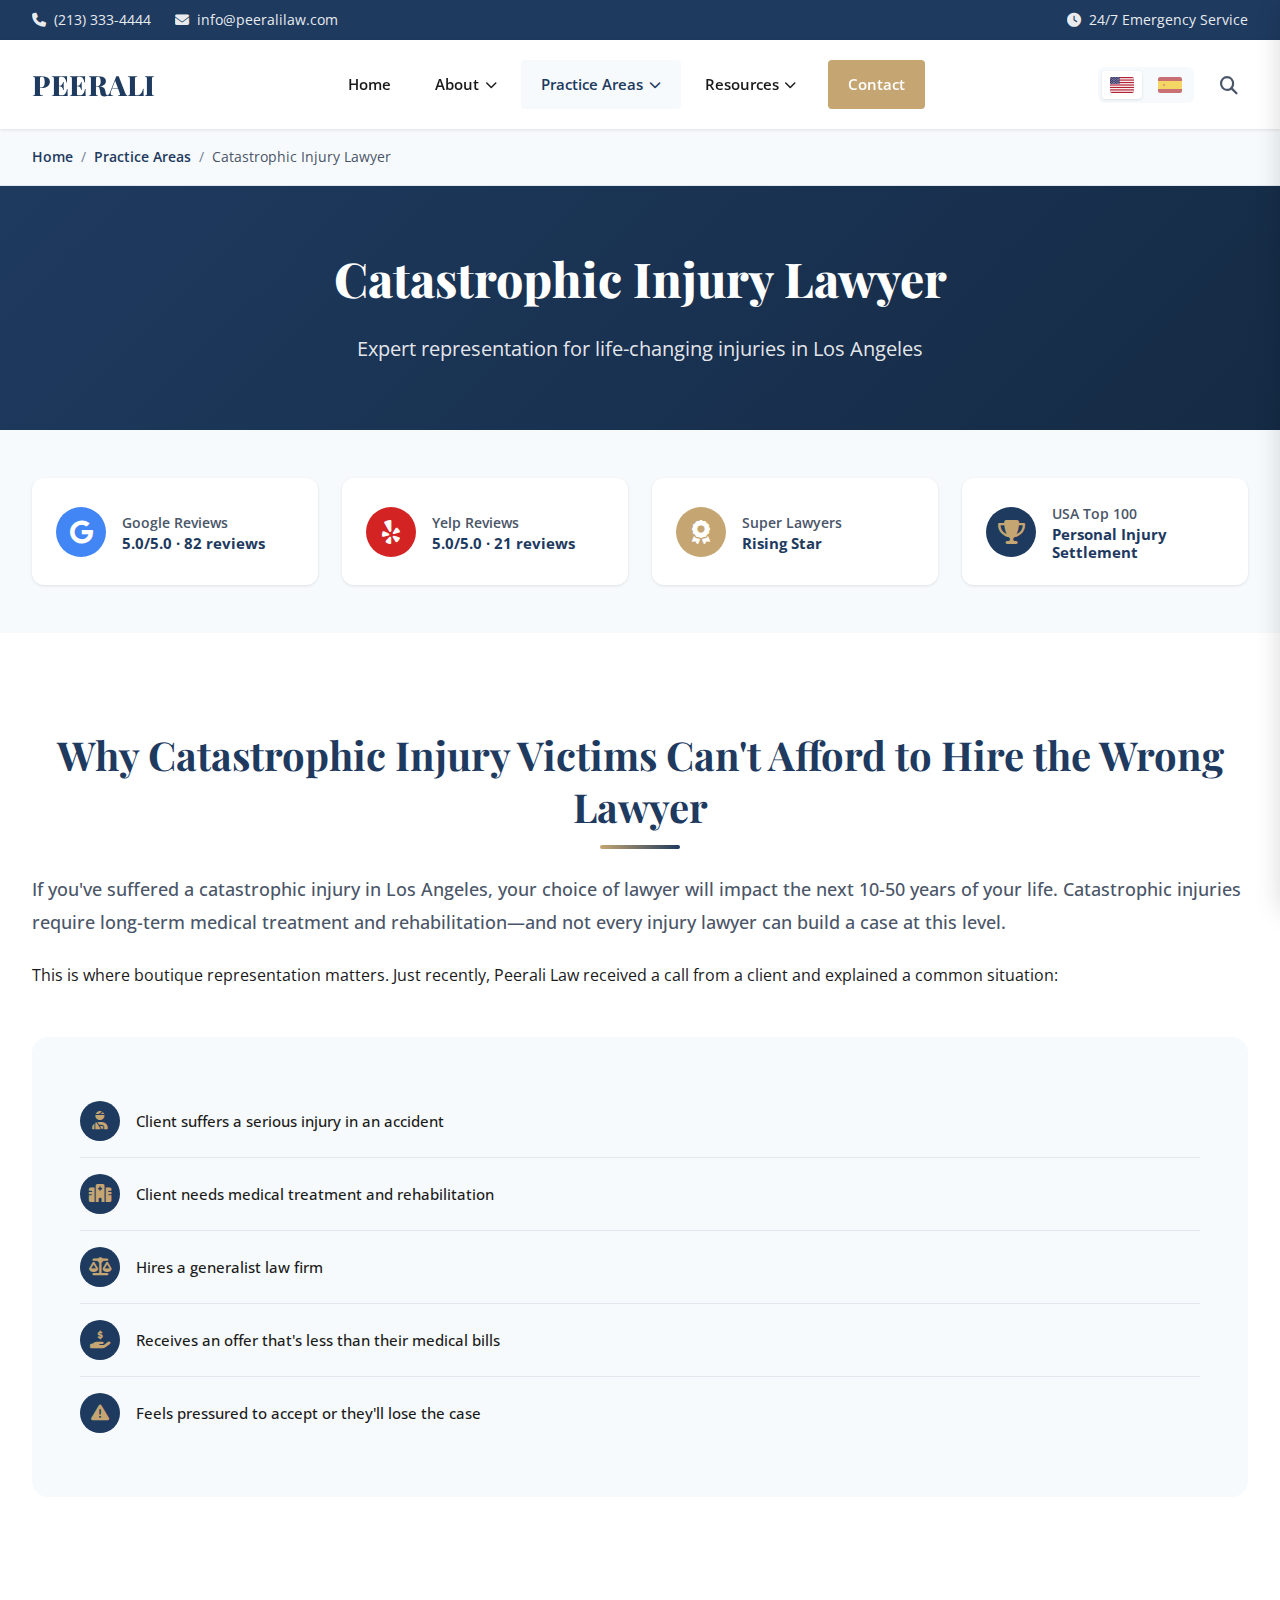
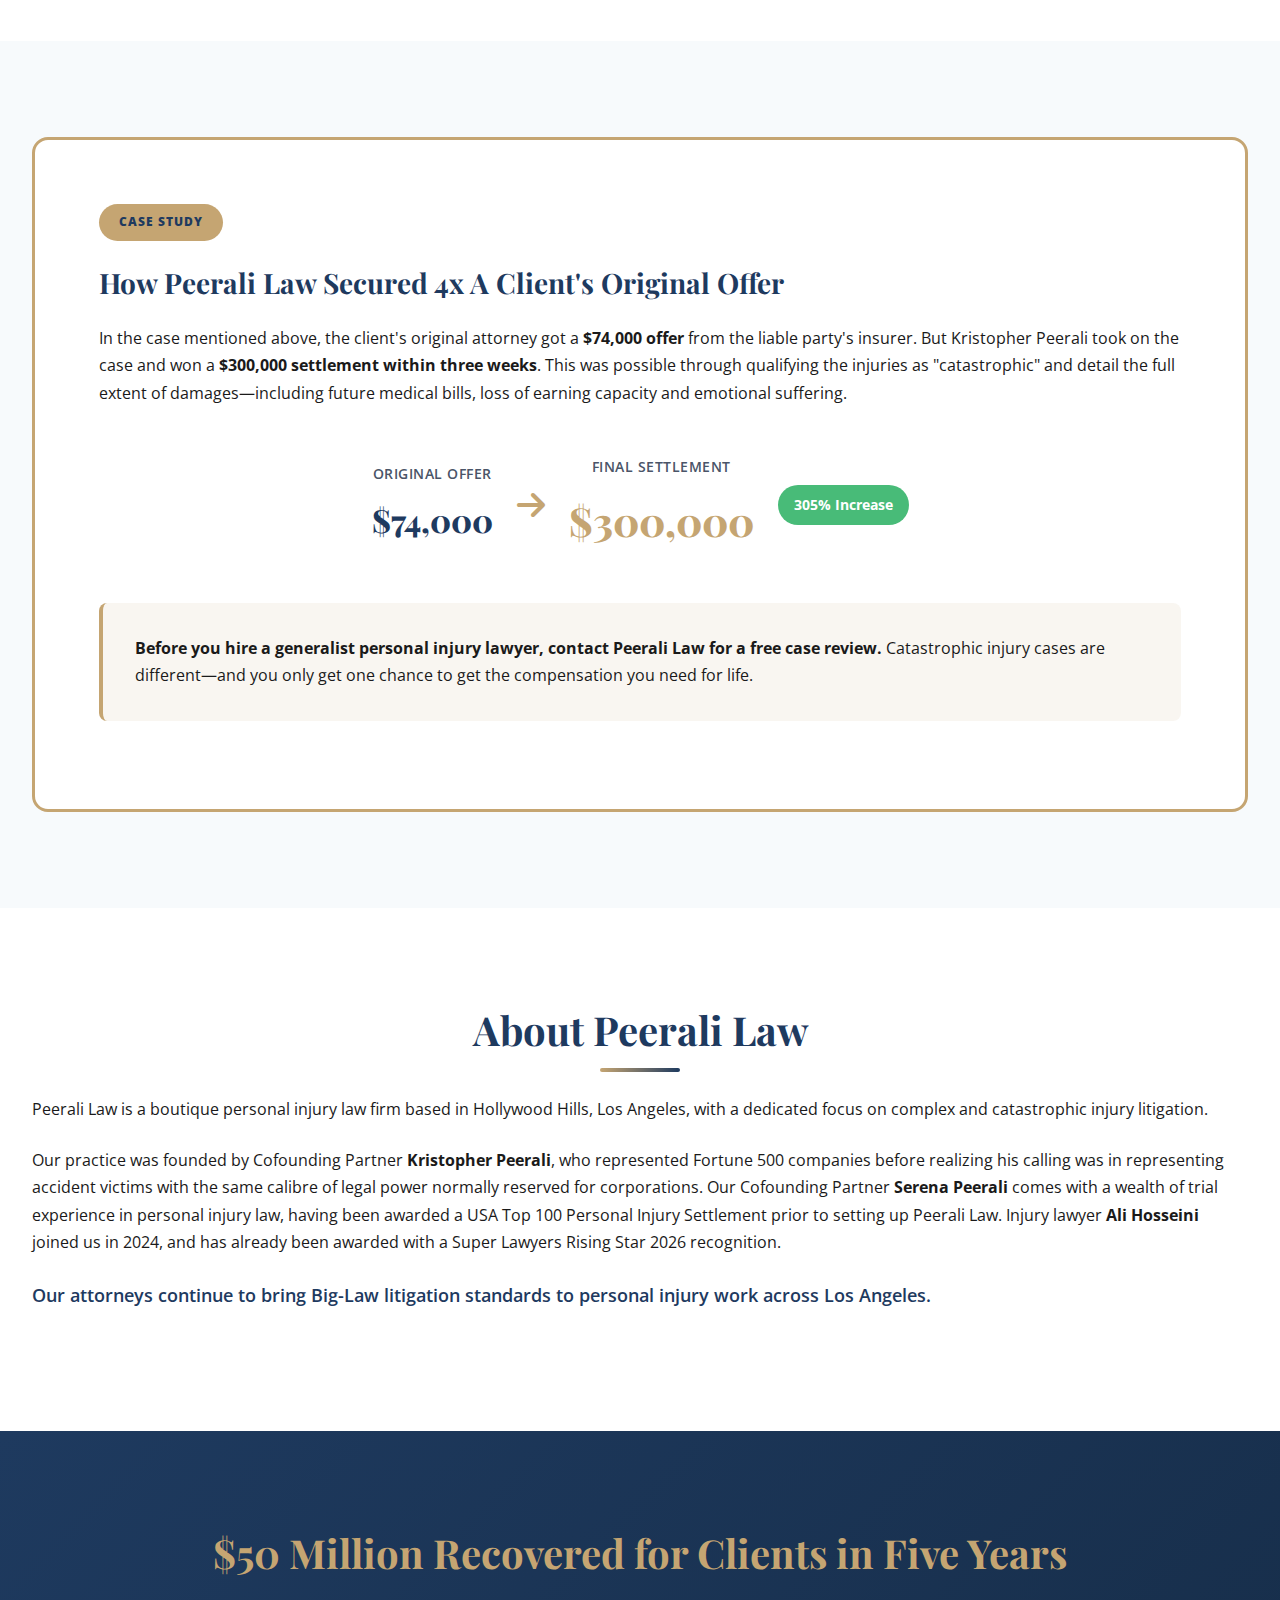
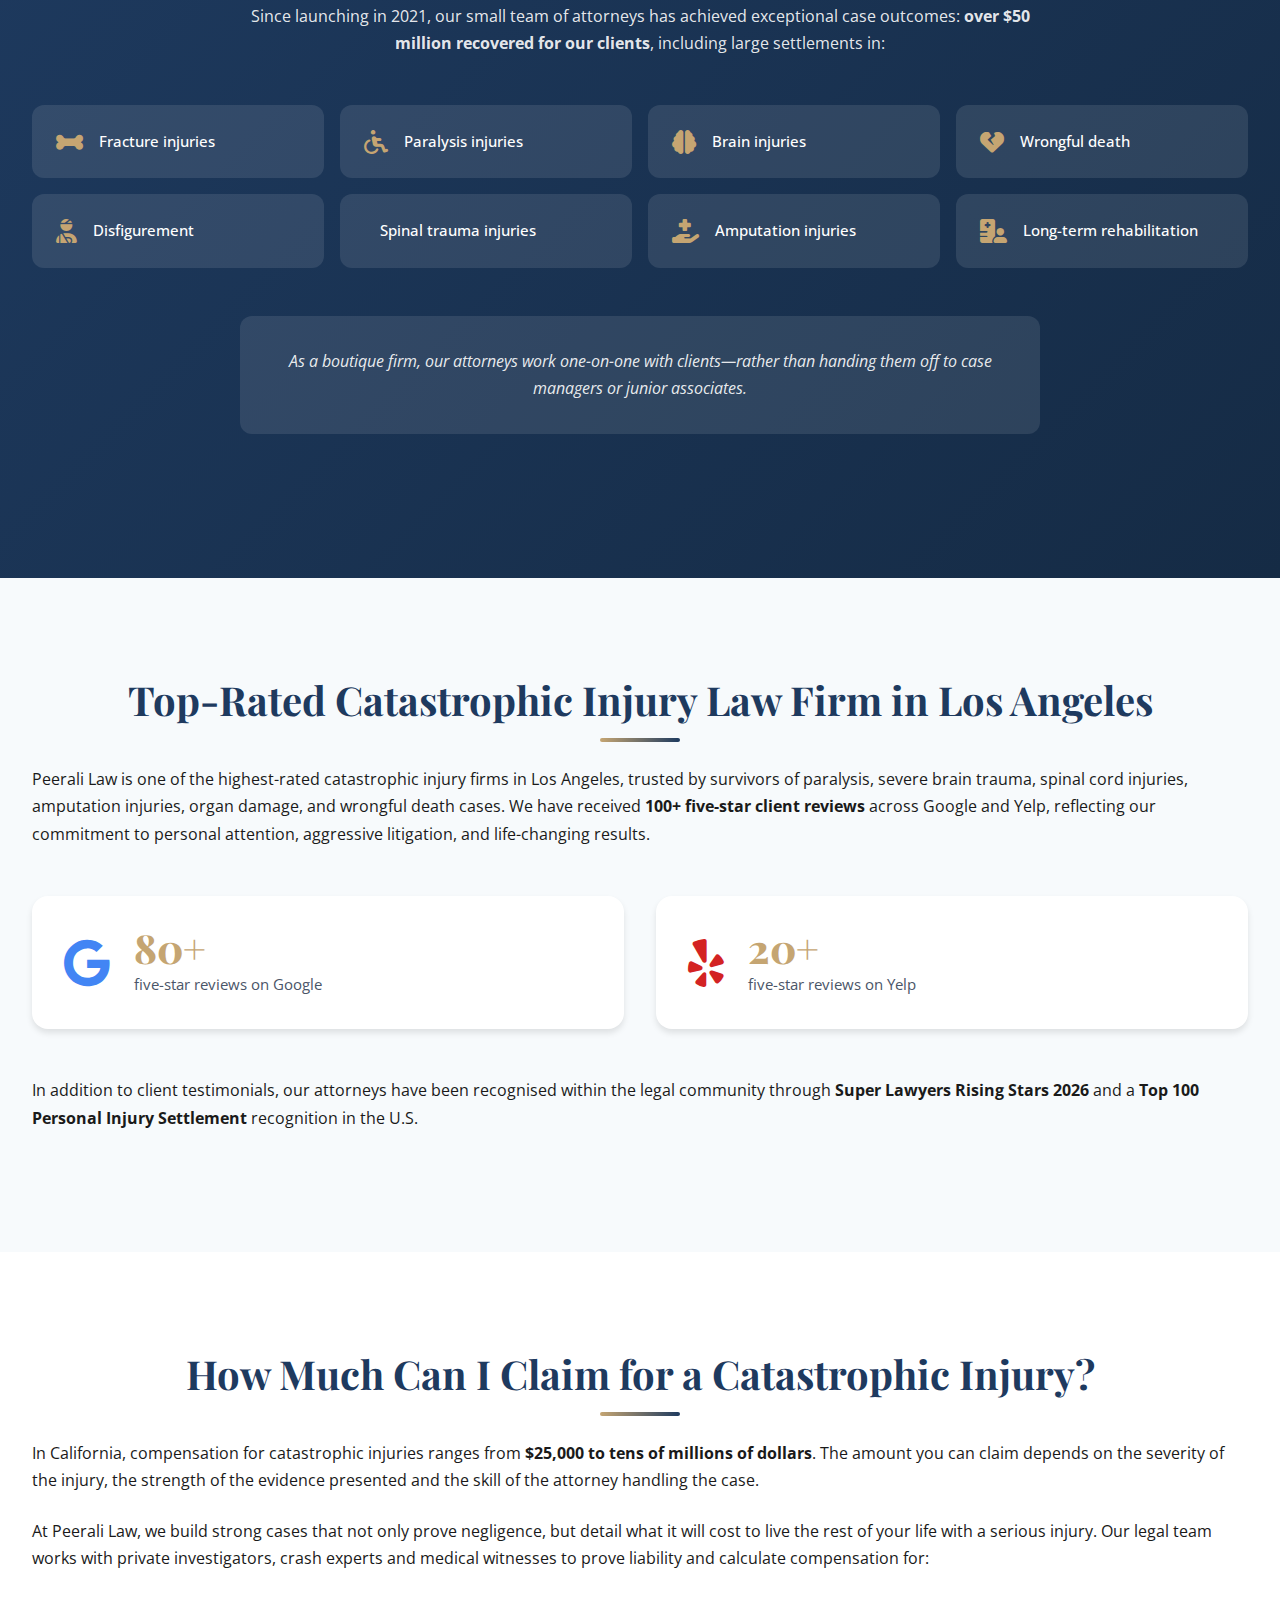
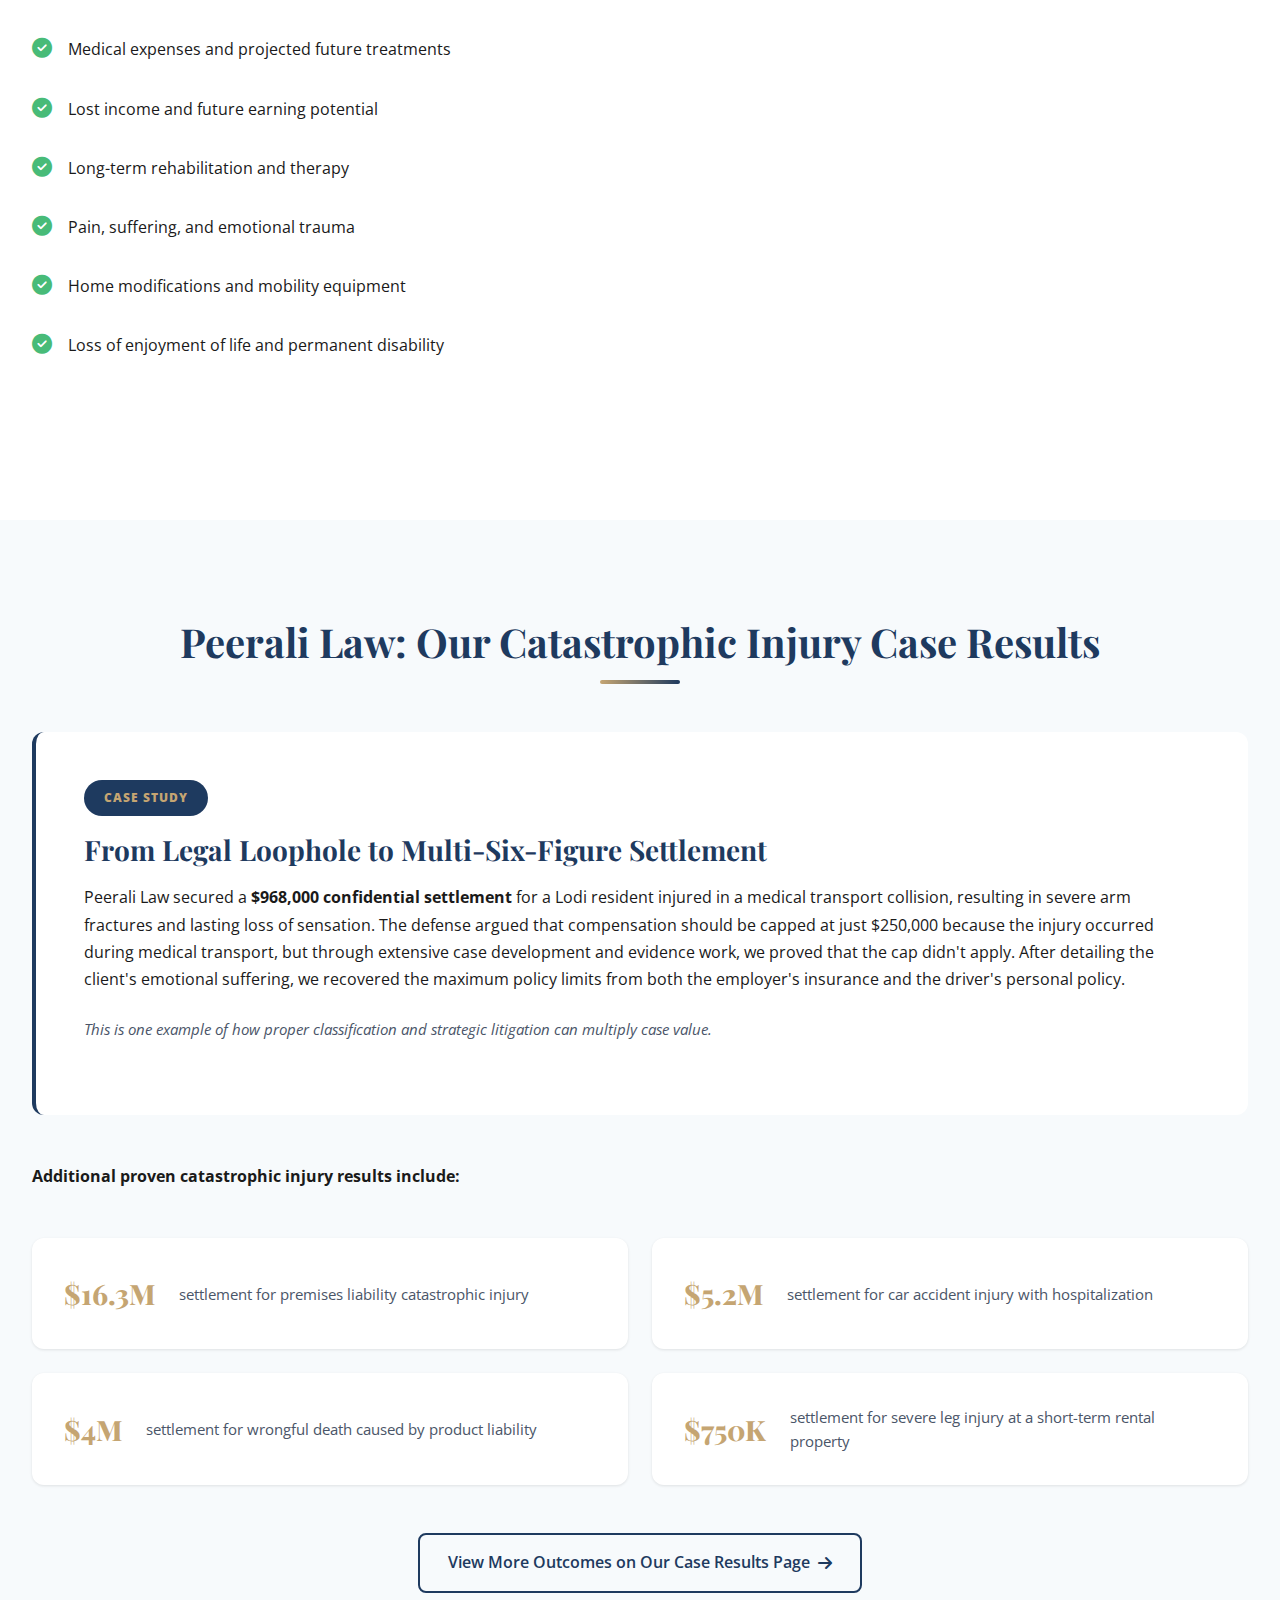
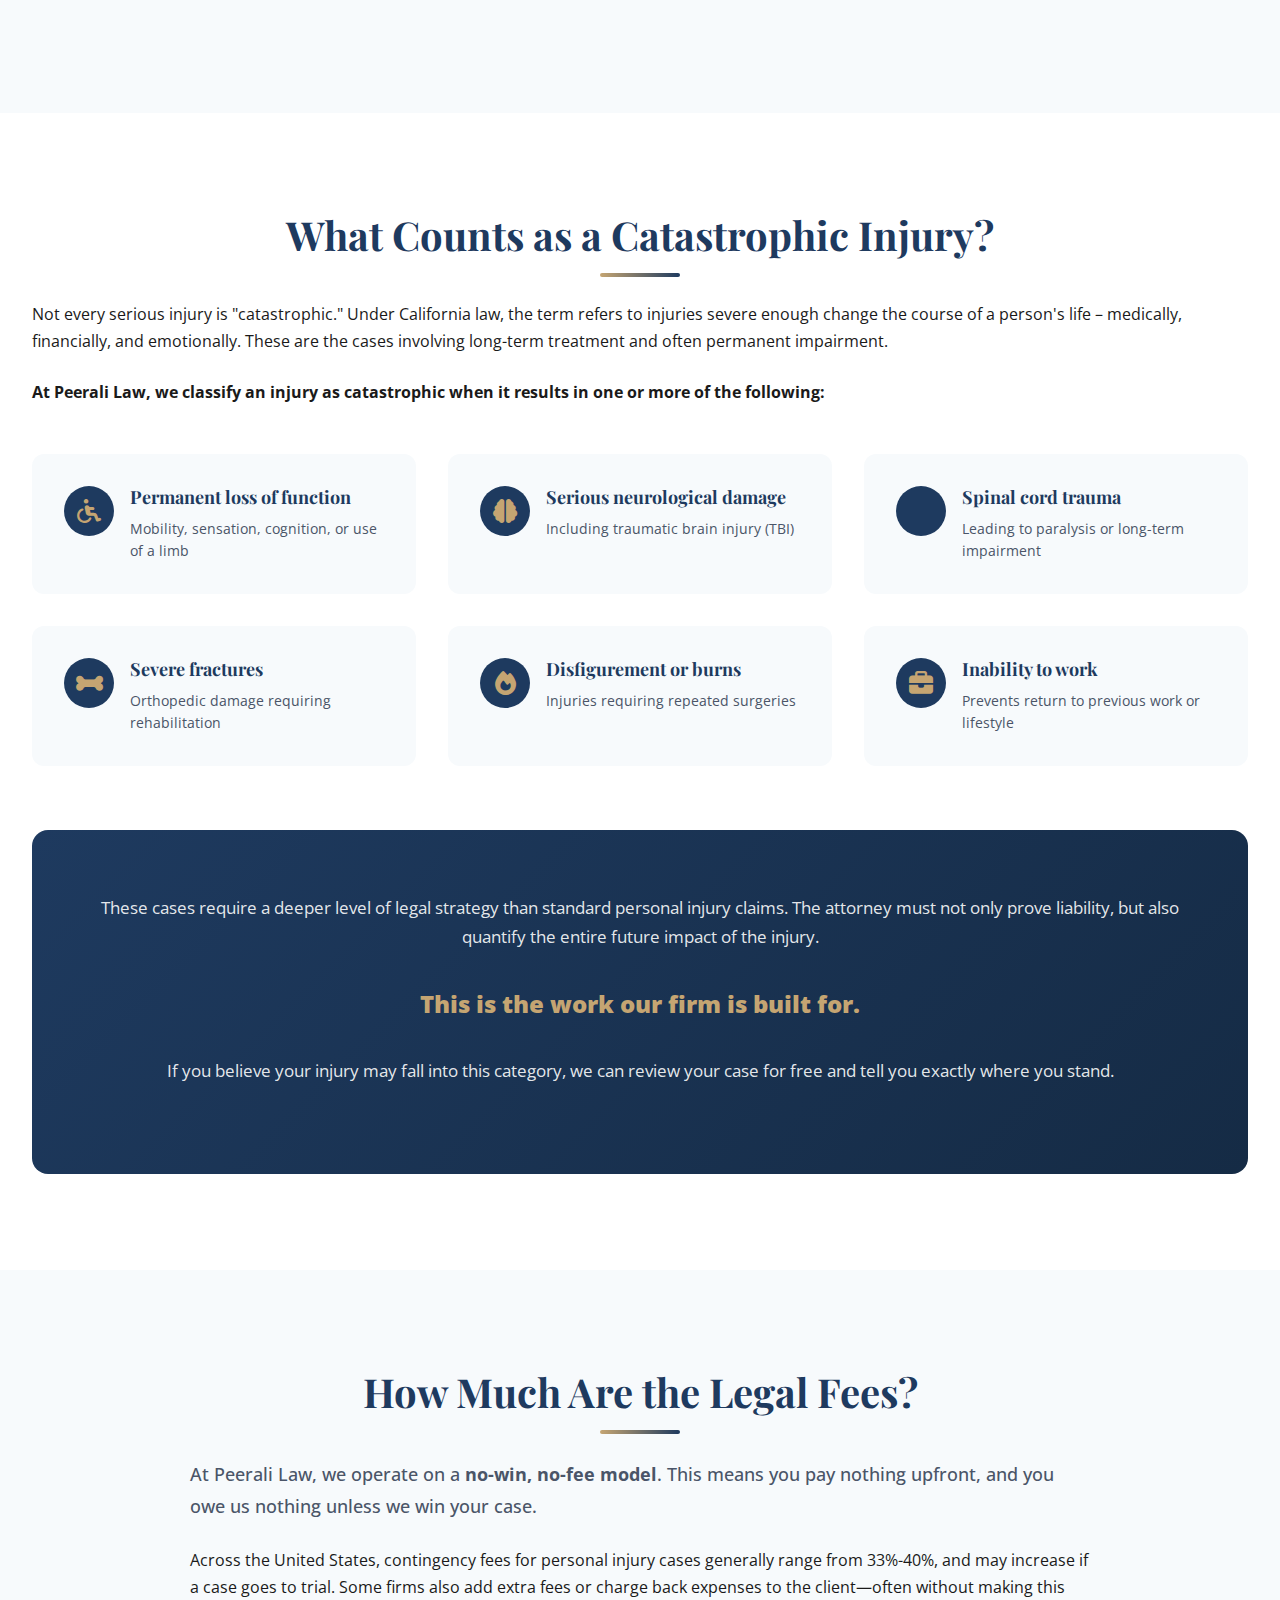
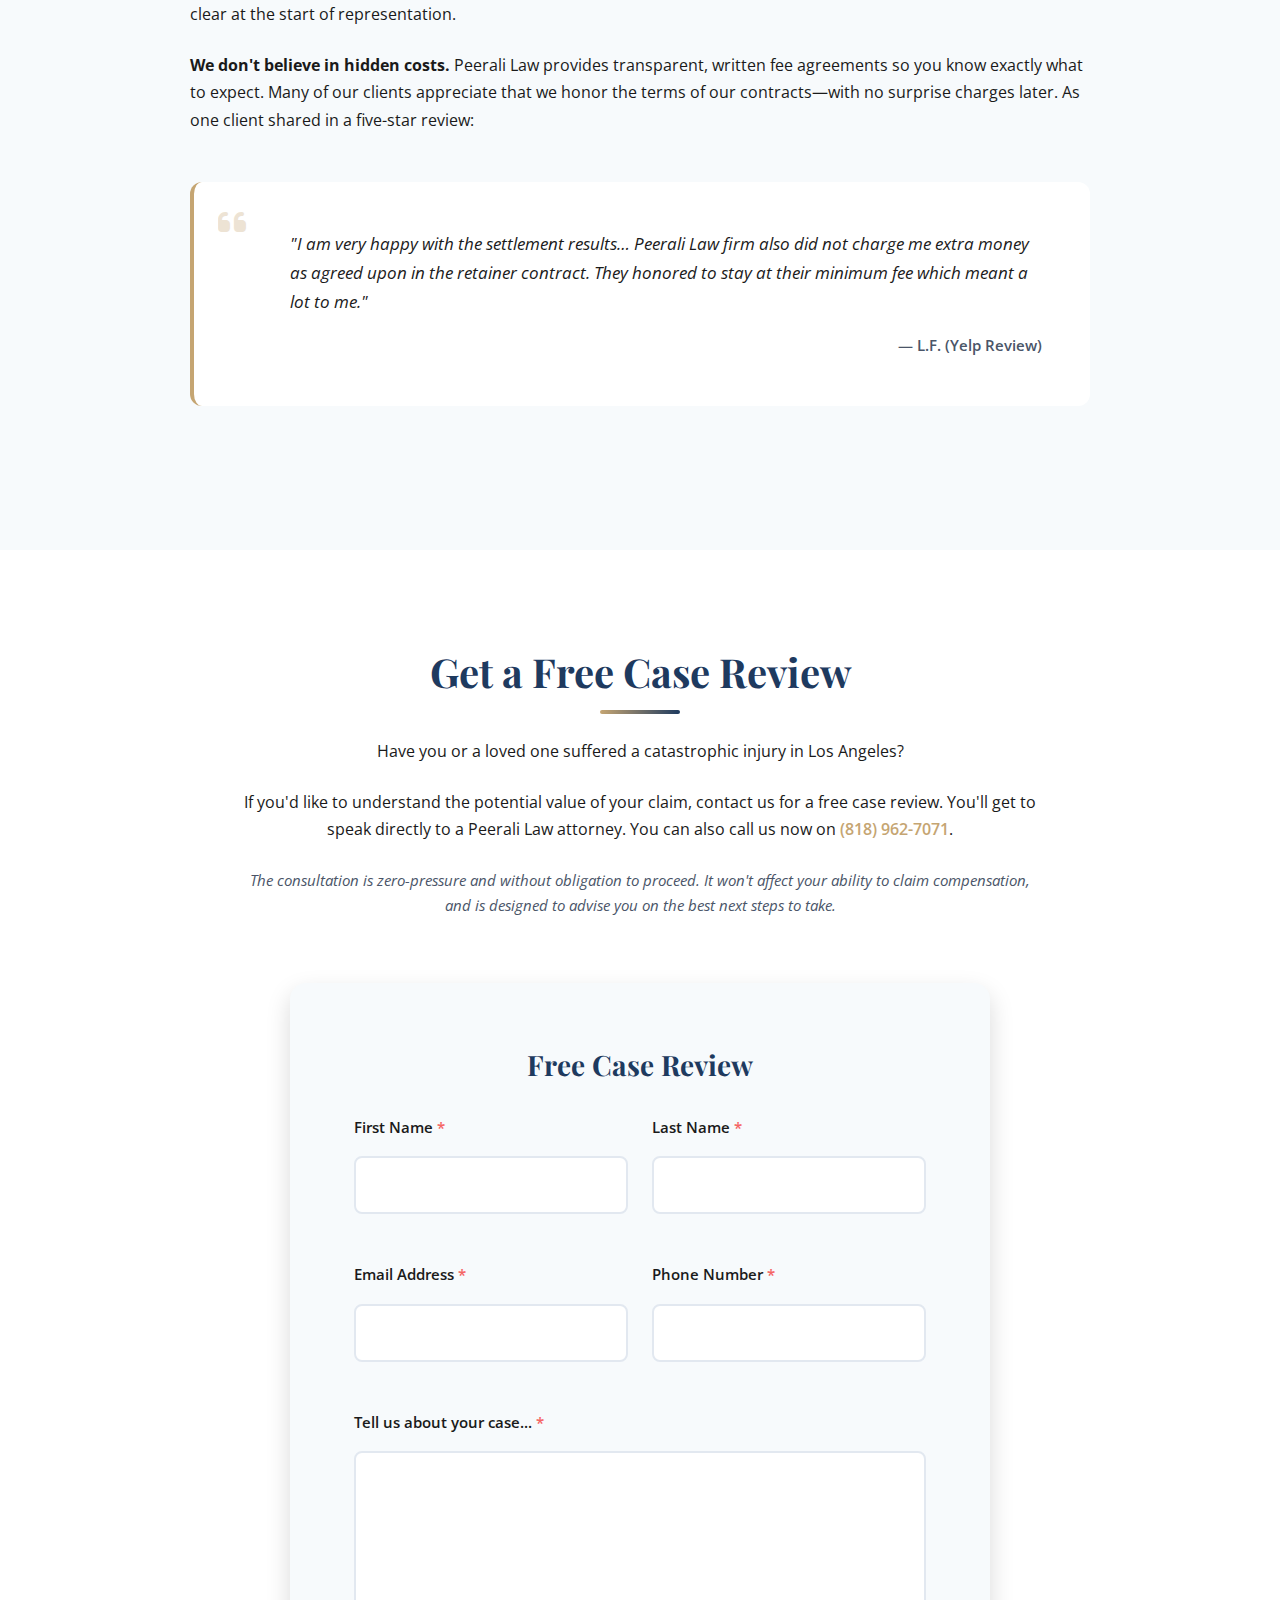
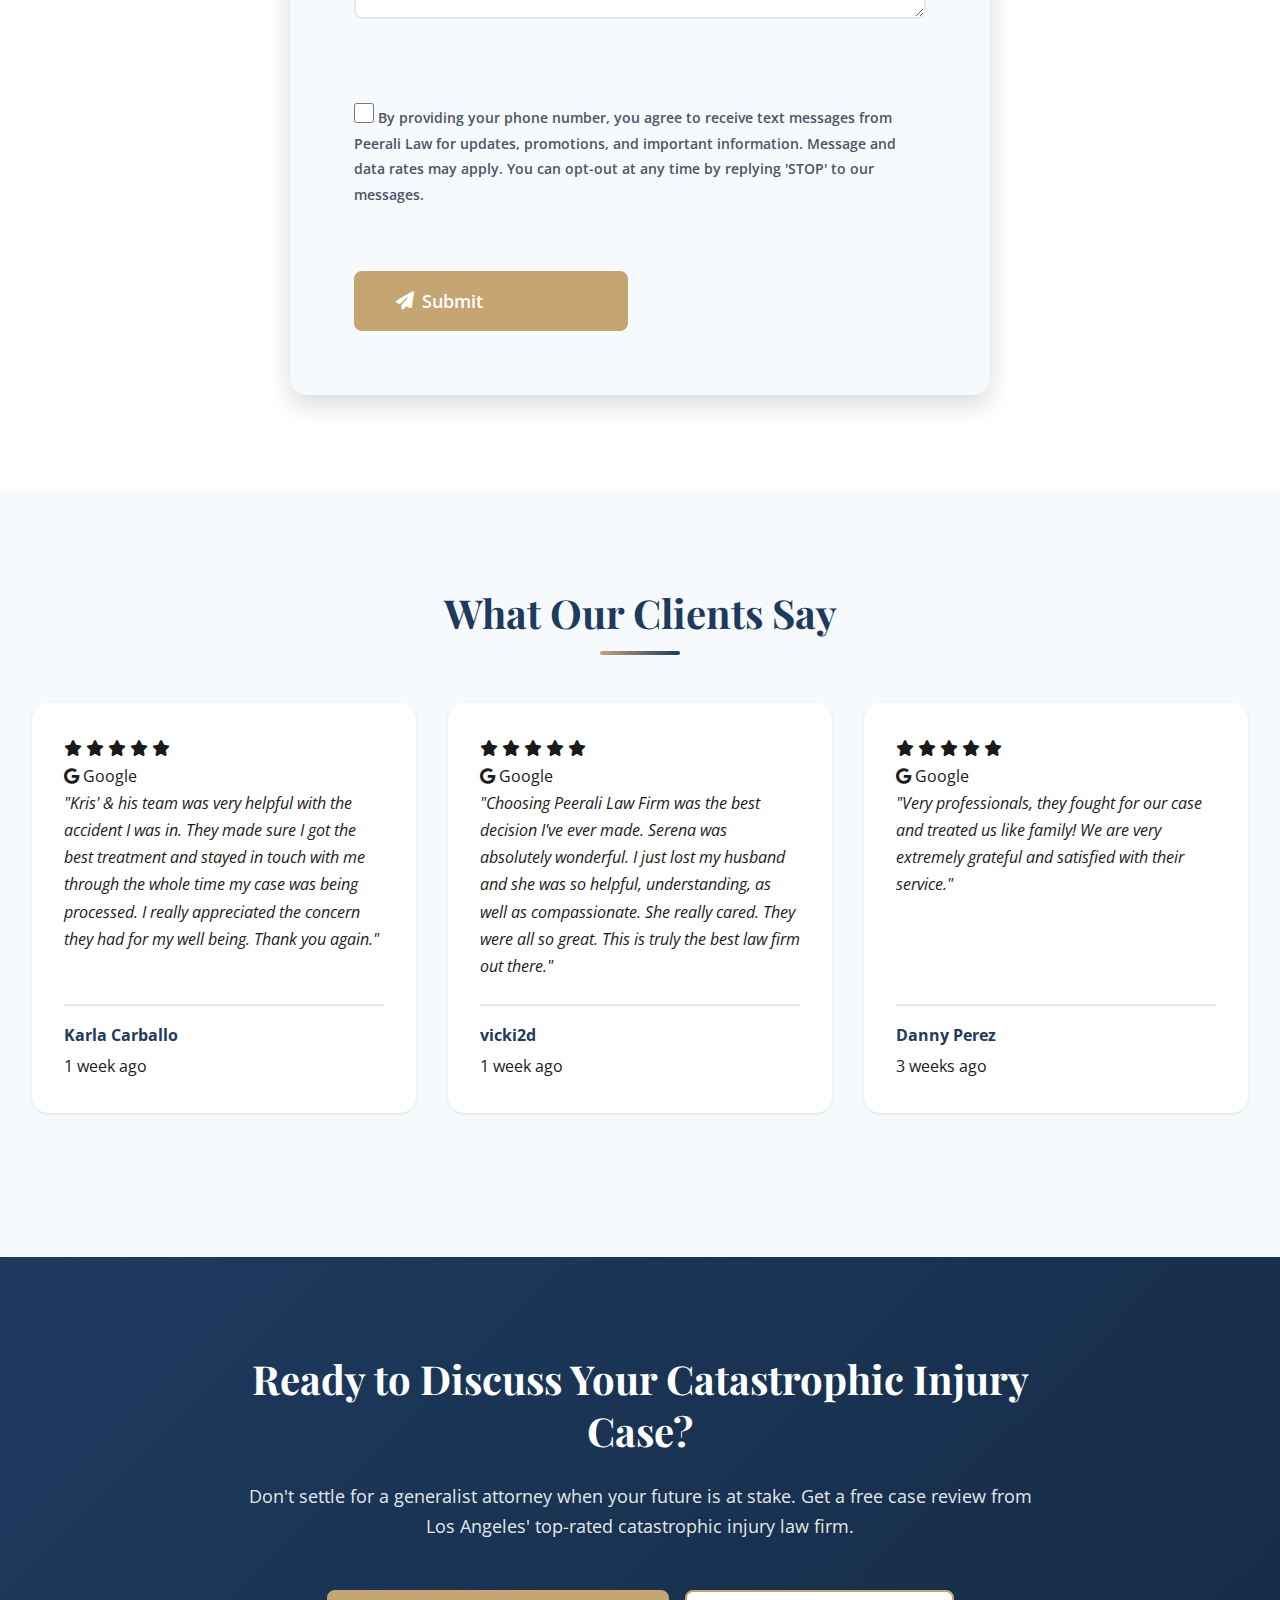
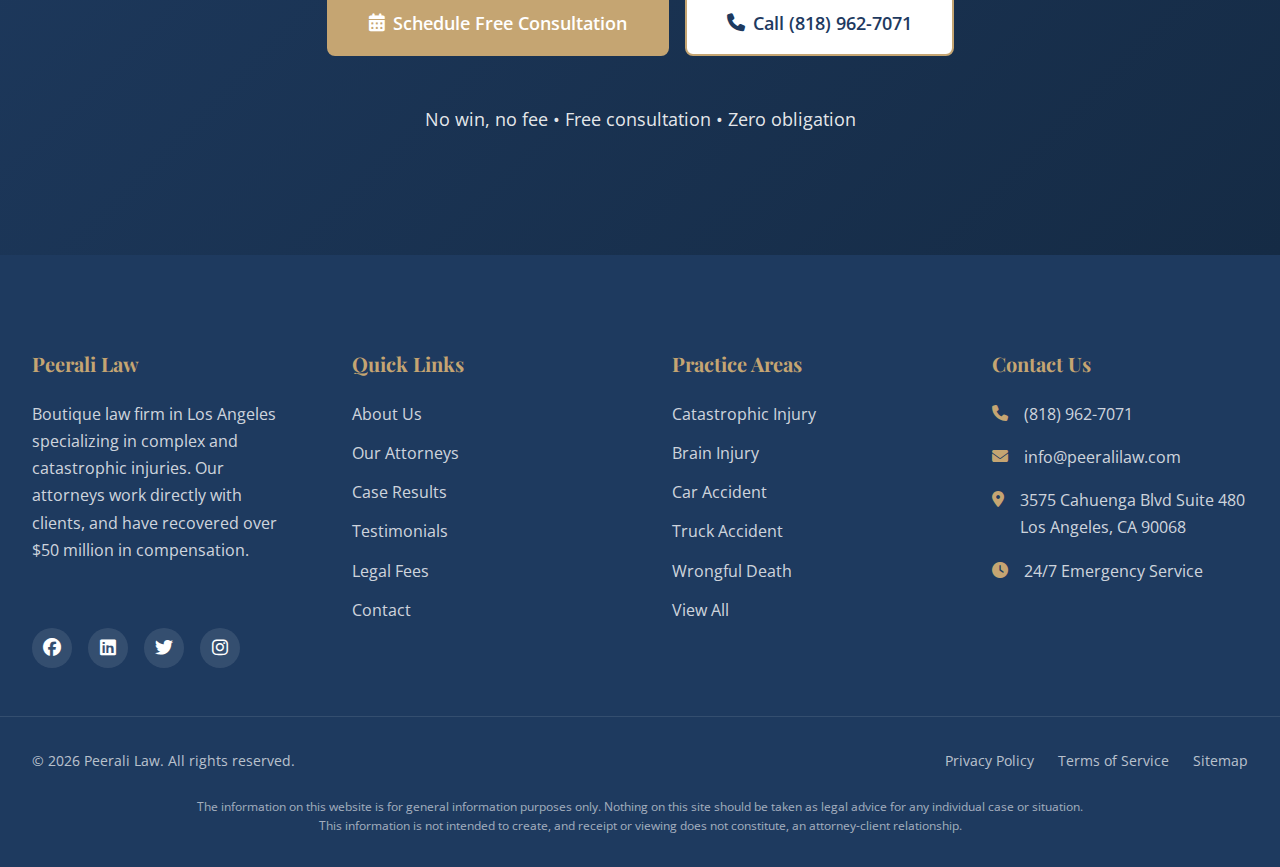
<file: catastrophic-injury.html>
<!DOCTYPE html>
<html lang="en">
<head>
    <meta charset="UTF-8">
    <meta name="viewport" content="width=device-width, initial-scale=1.0">
    <meta name="description" content="Los Angeles Catastrophic Injury Lawyer - Peerali Law has recovered over $50 million for clients. Free case review. 100+ 5-star reviews. Call (818) 962-7071.">
    <meta name="keywords" content="catastrophic injury lawyer los angeles, paralysis attorney, brain injury lawyer, spinal cord injury attorney">
    <title>Catastrophic Injury Lawyer Los Angeles | Peerali Law</title>

    <!-- Font Awesome -->
    <link rel="stylesheet" href="https://cdnjs.cloudflare.com/ajax/libs/font-awesome/6.4.0/css/all.min.css">

    <!-- Google Fonts -->
    <link href="https://fonts.googleapis.com/css2?family=Open+Sans:wght@400;600;700&family=Playfair+Display:wght@600;700&display=swap" rel="stylesheet">

    <!-- Navigation CSS -->
    <link rel="stylesheet" href="assets/css/navigation.css">

    <!-- Main Styles -->
    <link rel="stylesheet" href="assets/css/style.css">
</head>
<body>
    <!-- Header Navigation -->
    <header id="main-header">
        <!-- Include header.html content via PHP or JavaScript -->
        <script>
            fetch('includes/header.html')
                .then(response => response.text())
                .then(data => {
                    document.getElementById('main-header').innerHTML = data;

                    // Load navigation.js after header is inserted
                    const navScript = document.createElement('script');
                    navScript.src = 'assets/js/navigation.js';
                    document.body.appendChild(navScript);
                });
        </script>
    </header>

    <main>
        <!-- Breadcrumb Section -->
        <section class="breadcrumb-section">
            <div class="container">
                <ul class="breadcrumb-list">
                    <li class="breadcrumb-item"><a href="index.html">Home</a></li>
                    <li class="breadcrumb-item"><a href="practice-areas.html">Practice Areas</a></li>
                    <li class="breadcrumb-item active">Catastrophic Injury Lawyer</li>
                </ul>
            </div>
        </section>

        <!-- Page Header -->
        <section class="page-header-section practice-area-header">
            <div class="container">
                <div class="page-header-content">
                    <h1 class="page-title">Catastrophic Injury Lawyer</h1>
                    <p class="page-subtitle">Expert representation for life-changing injuries in Los Angeles</p>
                </div>
            </div>
        </section>

        <!-- Badges Section -->
        <section class="badges-section">
            <div class="container">
                <div class="badges-grid">
                    <div class="badge-item">
                        <div class="badge-icon google">
                            <i class="fab fa-google"></i>
                        </div>
                        <div class="badge-content">
                            <div class="badge-label">Google Reviews</div>
                            <div class="badge-rating">5.0/5.0 · 82 reviews</div>
                        </div>
                    </div>

                    <div class="badge-item">
                        <div class="badge-icon yelp">
                            <i class="fab fa-yelp"></i>
                        </div>
                        <div class="badge-content">
                            <div class="badge-label">Yelp Reviews</div>
                            <div class="badge-rating">5.0/5.0 · 21 reviews</div>
                        </div>
                    </div>

                    <div class="badge-item">
                        <div class="badge-icon award">
                            <i class="fas fa-award"></i>
                        </div>
                        <div class="badge-content">
                            <div class="badge-label">Super Lawyers</div>
                            <div class="badge-rating">Rising Star</div>
                        </div>
                    </div>

                    <div class="badge-item">
                        <div class="badge-icon trophy">
                            <i class="fas fa-trophy"></i>
                        </div>
                        <div class="badge-content">
                            <div class="badge-label">USA Top 100</div>
                            <div class="badge-rating">Personal Injury Settlement</div>
                        </div>
                    </div>
                </div>
            </div>
        </section>

        <!-- Main Content Section -->
        <section class="practice-area-content-section">
            <div class="container">
                <h2 class="section-title">Why Catastrophic Injury Victims Can't Afford to Hire the Wrong Lawyer</h2>

                <p class="lead-text">If you've suffered a catastrophic injury in Los Angeles, your choice of lawyer will impact the next 10-50 years of your life. Catastrophic injuries require long-term medical treatment and rehabilitation—and not every injury lawyer can build a case at this level.</p>

                <p>This is where boutique representation matters. Just recently, Peerali Law received a call from a client and explained a common situation:</p>

                <div class="problem-list">
                    <div class="problem-step">
                        <span class="step-icon"><i class="fas fa-user-injured"></i></span>
                        <span>Client suffers a serious injury in an accident</span>
                    </div>
                    <div class="problem-step">
                        <span class="step-icon"><i class="fas fa-hospital"></i></span>
                        <span>Client needs medical treatment and rehabilitation</span>
                    </div>
                    <div class="problem-step">
                        <span class="step-icon"><i class="fas fa-balance-scale"></i></span>
                        <span>Hires a generalist law firm</span>
                    </div>
                    <div class="problem-step">
                        <span class="step-icon"><i class="fas fa-hand-holding-usd"></i></span>
                        <span>Receives an offer that's less than their medical bills</span>
                    </div>
                    <div class="problem-step">
                        <span class="step-icon"><i class="fas fa-exclamation-triangle"></i></span>
                        <span>Feels pressured to accept or they'll lose the case</span>
                    </div>
                </div>
            </div>
        </section>

        <!-- Case Study Section -->
        <section class="case-study-section">
            <div class="container">
                <div class="case-study-box">
                    <div class="case-study-label">CASE STUDY</div>
                    <h3>How Peerali Law Secured 4x A Client's Original Offer</h3>
                    <p>In the case mentioned above, the client's original attorney got a <strong>$74,000 offer</strong> from the liable party's insurer. But Kristopher Peerali took on the case and won a <strong>$300,000 settlement within three weeks</strong>. This was possible through qualifying the injuries as "catastrophic" and detail the full extent of damages—including future medical bills, loss of earning capacity and emotional suffering.</p>

                    <div class="case-study-stats">
                        <div class="stat-item">
                            <div class="stat-label">Original Offer</div>
                            <div class="stat-value">$74,000</div>
                        </div>
                        <div class="stat-arrow">
                            <i class="fas fa-arrow-right"></i>
                        </div>
                        <div class="stat-item highlight">
                            <div class="stat-label">Final Settlement</div>
                            <div class="stat-value">$300,000</div>
                        </div>
                        <div class="stat-item success">
                            <div class="stat-badge">305% Increase</div>
                        </div>
                    </div>

                    <p class="case-study-cta"><strong>Before you hire a generalist personal injury lawyer, contact Peerali Law for a free case review.</strong> Catastrophic injury cases are different—and you only get one chance to get the compensation you need for life.</p>
                </div>
            </div>
        </section>

        <!-- About Section -->
        <section class="practice-area-about-section">
            <div class="container">
                <h2 class="section-title">About Peerali Law</h2>

                <p>Peerali Law is a boutique personal injury law firm based in Hollywood Hills, Los Angeles, with a dedicated focus on complex and catastrophic injury litigation.</p>

                <p>Our practice was founded by Cofounding Partner <strong>Kristopher Peerali</strong>, who represented Fortune 500 companies before realizing his calling was in representing accident victims with the same calibre of legal power normally reserved for corporations. Our Cofounding Partner <strong>Serena Peerali</strong> comes with a wealth of trial experience in personal injury law, having been awarded a USA Top 100 Personal Injury Settlement prior to setting up Peerali Law. Injury lawyer <strong>Ali Hosseini</strong> joined us in 2024, and has already been awarded with a Super Lawyers Rising Star 2026 recognition.</p>

                <p class="highlight-text">Our attorneys continue to bring Big-Law litigation standards to personal injury work across Los Angeles.</p>
            </div>
        </section>

        <!-- Stats Section -->
        <section class="stats-highlight-section">
            <div class="container">
                <div class="stats-content">
                    <h2>$50 Million Recovered for Clients in Five Years</h2>
                    <p>Since launching in 2021, our small team of attorneys has achieved exceptional case outcomes: <strong>over $50 million recovered for our clients</strong>, including large settlements in:</p>

                    <div class="injury-types-grid">
                        <div class="injury-type-item">
                            <i class="fas fa-bone"></i>
                            <span>Fracture injuries</span>
                        </div>
                        <div class="injury-type-item">
                            <i class="fas fa-wheelchair"></i>
                            <span>Paralysis injuries</span>
                        </div>
                        <div class="injury-type-item">
                            <i class="fas fa-brain"></i>
                            <span>Brain injuries</span>
                        </div>
                        <div class="injury-type-item">
                            <i class="fas fa-heart-broken"></i>
                            <span>Wrongful death</span>
                        </div>
                        <div class="injury-type-item">
                            <i class="fas fa-user-injured"></i>
                            <span>Disfigurement</span>
                        </div>
                        <div class="injury-type-item">
                            <i class="fas fa-spine"></i>
                            <span>Spinal trauma injuries</span>
                        </div>
                        <div class="injury-type-item">
                            <i class="fas fa-hand-holding-medical"></i>
                            <span>Amputation injuries</span>
                        </div>
                        <div class="injury-type-item">
                            <i class="fas fa-hospital-user"></i>
                            <span>Long-term rehabilitation</span>
                        </div>
                    </div>

                    <p class="boutique-note">As a boutique firm, our attorneys work one-on-one with clients—rather than handing them off to case managers or junior associates.</p>
                </div>
            </div>
        </section>

        <!-- Top Rated Section -->
        <section class="top-rated-section">
            <div class="container">
                <h2 class="section-title">Top-Rated Catastrophic Injury Law Firm in Los Angeles</h2>

                <p>Peerali Law is one of the highest-rated catastrophic injury firms in Los Angeles, trusted by survivors of paralysis, severe brain trauma, spinal cord injuries, amputation injuries, organ damage, and wrongful death cases. We have received <strong>100+ five-star client reviews</strong> across Google and Yelp, reflecting our commitment to personal attention, aggressive litigation, and life-changing results.</p>

                <div class="review-stats">
                    <div class="review-stat-item">
                        <i class="fab fa-google"></i>
                        <div>
                            <div class="review-number">80+</div>
                            <div class="review-label">five-star reviews on Google</div>
                        </div>
                    </div>
                    <div class="review-stat-item">
                        <i class="fab fa-yelp"></i>
                        <div>
                            <div class="review-number">20+</div>
                            <div class="review-label">five-star reviews on Yelp</div>
                        </div>
                    </div>
                </div>

                <p>In addition to client testimonials, our attorneys have been recognised within the legal community through <strong>Super Lawyers Rising Stars 2026</strong> and a <strong>Top 100 Personal Injury Settlement</strong> recognition in the U.S.</p>
            </div>
        </section>

        <!-- How Much Can I Claim Section -->
        <section class="claim-amount-section">
            <div class="container">
                <h2 class="section-title">How Much Can I Claim for a Catastrophic Injury?</h2>

                <p>In California, compensation for catastrophic injuries ranges from <strong>$25,000 to tens of millions of dollars</strong>. The amount you can claim depends on the severity of the injury, the strength of the evidence presented and the skill of the attorney handling the case.</p>

                <p>At Peerali Law, we build strong cases that not only prove negligence, but detail what it will cost to live the rest of your life with a serious injury. Our legal team works with private investigators, crash experts and medical witnesses to prove liability and calculate compensation for:</p>

                <ul class="compensation-list">
                    <li><i class="fas fa-check-circle"></i> Medical expenses and projected future treatments</li>
                    <li><i class="fas fa-check-circle"></i> Lost income and future earning potential</li>
                    <li><i class="fas fa-check-circle"></i> Long-term rehabilitation and therapy</li>
                    <li><i class="fas fa-check-circle"></i> Pain, suffering, and emotional trauma</li>
                    <li><i class="fas fa-check-circle"></i> Home modifications and mobility equipment</li>
                    <li><i class="fas fa-check-circle"></i> Loss of enjoyment of life and permanent disability</li>
                </ul>
            </div>
        </section>

        <!-- Case Results Section -->
        <section class="practice-case-results-section">
            <div class="container">
                <h2 class="section-title">Peerali Law: Our Catastrophic Injury Case Results</h2>

                <div class="featured-case-study">
                    <div class="featured-case-label">CASE STUDY</div>
                    <h3>From Legal Loophole to Multi-Six-Figure Settlement</h3>
                    <p>Peerali Law secured a <strong>$968,000 confidential settlement</strong> for a Lodi resident injured in a medical transport collision, resulting in severe arm fractures and lasting loss of sensation. The defense argued that compensation should be capped at just $250,000 because the injury occurred during medical transport, but through extensive case development and evidence work, we proved that the cap didn't apply. After detailing the client's emotional suffering, we recovered the maximum policy limits from both the employer's insurance and the driver's personal policy.</p>
                    <p class="case-study-note"><em>This is one example of how proper classification and strategic litigation can multiply case value.</em></p>
                </div>

                <p><strong>Additional proven catastrophic injury results include:</strong></p>

                <div class="results-list">
                    <div class="result-item">
                        <div class="result-amount">$16.3M</div>
                        <div class="result-description">settlement for premises liability catastrophic injury</div>
                    </div>
                    <div class="result-item">
                        <div class="result-amount">$5.2M</div>
                        <div class="result-description">settlement for car accident injury with hospitalization</div>
                    </div>
                    <div class="result-item">
                        <div class="result-amount">$4M</div>
                        <div class="result-description">settlement for wrongful death caused by product liability</div>
                    </div>
                    <div class="result-item">
                        <div class="result-amount">$750K</div>
                        <div class="result-description">settlement for severe leg injury at a short-term rental property</div>
                    </div>
                </div>

                <p class="view-more-link">
                    <a href="case-results.html" class="btn btn-outline">View More Outcomes on Our Case Results Page <i class="fas fa-arrow-right"></i></a>
                </p>
            </div>
        </section>

        <!-- What Counts Section -->
        <section class="what-counts-section">
            <div class="container">
                <h2 class="section-title">What Counts as a Catastrophic Injury?</h2>

                <p>Not every serious injury is "catastrophic." Under California law, the term refers to injuries severe enough change the course of a person's life – medically, financially, and emotionally. These are the cases involving long-term treatment and often permanent impairment.</p>

                <p><strong>At Peerali Law, we classify an injury as catastrophic when it results in one or more of the following:</strong></p>

                <div class="catastrophic-criteria">
                    <div class="criteria-item">
                        <div class="criteria-icon">
                            <i class="fas fa-wheelchair"></i>
                        </div>
                        <div class="criteria-content">
                            <h4>Permanent loss of function</h4>
                            <p>Mobility, sensation, cognition, or use of a limb</p>
                        </div>
                    </div>

                    <div class="criteria-item">
                        <div class="criteria-icon">
                            <i class="fas fa-brain"></i>
                        </div>
                        <div class="criteria-content">
                            <h4>Serious neurological damage</h4>
                            <p>Including traumatic brain injury (TBI)</p>
                        </div>
                    </div>

                    <div class="criteria-item">
                        <div class="criteria-icon">
                            <i class="fas fa-spine"></i>
                        </div>
                        <div class="criteria-content">
                            <h4>Spinal cord trauma</h4>
                            <p>Leading to paralysis or long-term impairment</p>
                        </div>
                    </div>

                    <div class="criteria-item">
                        <div class="criteria-icon">
                            <i class="fas fa-bone"></i>
                        </div>
                        <div class="criteria-content">
                            <h4>Severe fractures</h4>
                            <p>Orthopedic damage requiring rehabilitation</p>
                        </div>
                    </div>

                    <div class="criteria-item">
                        <div class="criteria-icon">
                            <i class="fas fa-fire"></i>
                        </div>
                        <div class="criteria-content">
                            <h4>Disfigurement or burns</h4>
                            <p>Injuries requiring repeated surgeries</p>
                        </div>
                    </div>

                    <div class="criteria-item">
                        <div class="criteria-icon">
                            <i class="fas fa-briefcase"></i>
                        </div>
                        <div class="criteria-content">
                            <h4>Inability to work</h4>
                            <p>Prevents return to previous work or lifestyle</p>
                        </div>
                    </div>
                </div>

                <div class="emphasis-box">
                    <p>These cases require a deeper level of legal strategy than standard personal injury claims. The attorney must not only prove liability, but also quantify the entire future impact of the injury.</p>
                    <p class="emphasis-statement"><strong>This is the work our firm is built for.</strong></p>
                    <p>If you believe your injury may fall into this category, we can review your case for free and tell you exactly where you stand.</p>
                </div>
            </div>
        </section>

        <!-- Legal Fees Section -->
        <section class="legal-fees-section">
            <div class="container">
                <h2 class="section-title">How Much Are the Legal Fees?</h2>

                <div class="fees-content">
                    <p class="lead-text">At Peerali Law, we operate on a <strong>no-win, no-fee model</strong>. This means you pay nothing upfront, and you owe us nothing unless we win your case.</p>

                    <p>Across the United States, contingency fees for personal injury cases generally range from 33%-40%, and may increase if a case goes to trial. Some firms also add extra fees or charge back expenses to the client—often without making this clear at the start of representation.</p>

                    <p><strong>We don't believe in hidden costs.</strong> Peerali Law provides transparent, written fee agreements so you know exactly what to expect. Many of our clients appreciate that we honor the terms of our contracts—with no surprise charges later. As one client shared in a five-star review:</p>

                    <blockquote class="client-quote">
                        <i class="fas fa-quote-left"></i>
                        <p>"I am very happy with the settlement results… Peerali Law firm also did not charge me extra money as agreed upon in the retainer contract. They honored to stay at their minimum fee which meant a lot to me."</p>
                        <cite>— L.F. (Yelp Review)</cite>
                    </blockquote>
                </div>
            </div>
        </section>

        <!-- Contact Form Section -->
        <section class="practice-contact-section" id="contact-form">
            <div class="container">
                <div class="contact-intro">
                    <h2 class="section-title">Get a Free Case Review</h2>
                    <p>Have you or a loved one suffered a catastrophic injury in Los Angeles?</p>
                    <p>If you'd like to understand the potential value of your claim, contact us for a free case review. You'll get to speak directly to a Peerali Law attorney. You can also call us now on <a href="tel:+18189627071">(818) 962-7071</a>.</p>
                    <p class="contact-note">The consultation is zero-pressure and without obligation to proceed. It won't affect your ability to claim compensation, and is designed to advise you on the best next steps to take.</p>
                </div>

                <div class="practice-contact-form-container">
                    <h3>Free Case Review</h3>

                    <form id="practiceContactForm" class="contact-form">
                        <div class="form-group">
                            <label for="firstName">First Name <span class="required">*</span></label>
                            <input type="text" id="firstName" name="firstName" required>
                        </div>

                        <div class="form-group">
                            <label for="lastName">Last Name <span class="required">*</span></label>
                            <input type="text" id="lastName" name="lastName" required>
                        </div>

                        <div class="form-group">
                            <label for="email">Email Address <span class="required">*</span></label>
                            <input type="email" id="email" name="email" required>
                        </div>

                        <div class="form-group">
                            <label for="phone">Phone Number <span class="required">*</span></label>
                            <input type="tel" id="phone" name="phone" required>
                        </div>

                        <div class="form-group full-width">
                            <label for="message">Tell us about your case... <span class="required">*</span></label>
                            <textarea id="message" name="message" rows="6" required></textarea>
                        </div>

                        <div class="form-group checkbox-group full-width">
                            <label class="checkbox-label">
                                <input type="checkbox" id="smsConsent" name="smsConsent" required>
                                <span class="checkbox-text">By providing your phone number, you agree to receive text messages from Peerali Law for updates, promotions, and important information. Message and data rates may apply. You can opt-out at any time by replying 'STOP' to our messages.</span>
                            </label>
                        </div>

                        <button type="submit" class="btn btn-primary btn-large">
                            <i class="fas fa-paper-plane"></i> Submit
                        </button>
                    </form>
                </div>
            </div>
        </section>

        <!-- Testimonials Section -->
        <section class="testimonials-section">
            <div class="container">
                <h2 class="section-title">What Our Clients Say</h2>

                <div class="testimonials-grid">
                    <div class="testimonial-card">
                        <div class="testimonial-header">
                            <div class="testimonial-rating">
                                <i class="fas fa-star"></i>
                                <i class="fas fa-star"></i>
                                <i class="fas fa-star"></i>
                                <i class="fas fa-star"></i>
                                <i class="fas fa-star"></i>
                            </div>
                            <div class="testimonial-source">
                                <i class="fab fa-google"></i> Google
                            </div>
                        </div>
                        <p class="testimonial-text">"Kris' & his team was very helpful with the accident I was in. They made sure I got the best treatment and stayed in touch with me through the whole time my case was being processed. I really appreciated the concern they had for my well being. Thank you again."</p>
                        <div class="testimonial-author">
                            <strong>Karla Carballo</strong>
                            <span>1 week ago</span>
                        </div>
                    </div>

                    <div class="testimonial-card">
                        <div class="testimonial-header">
                            <div class="testimonial-rating">
                                <i class="fas fa-star"></i>
                                <i class="fas fa-star"></i>
                                <i class="fas fa-star"></i>
                                <i class="fas fa-star"></i>
                                <i class="fas fa-star"></i>
                            </div>
                            <div class="testimonial-source">
                                <i class="fab fa-google"></i> Google
                            </div>
                        </div>
                        <p class="testimonial-text">"Choosing Peerali Law Firm was the best decision I've ever made. Serena was absolutely wonderful. I just lost my husband and she was so helpful, understanding, as well as compassionate. She really cared. They were all so great. This is truly the best law firm out there."</p>
                        <div class="testimonial-author">
                            <strong>vicki2d</strong>
                            <span>1 week ago</span>
                        </div>
                    </div>

                    <div class="testimonial-card">
                        <div class="testimonial-header">
                            <div class="testimonial-rating">
                                <i class="fas fa-star"></i>
                                <i class="fas fa-star"></i>
                                <i class="fas fa-star"></i>
                                <i class="fas fa-star"></i>
                                <i class="fas fa-star"></i>
                            </div>
                            <div class="testimonial-source">
                                <i class="fab fa-google"></i> Google
                            </div>
                        </div>
                        <p class="testimonial-text">"Very professionals, they fought for our case and treated us like family! We are very extremely grateful and satisfied with their service."</p>
                        <div class="testimonial-author">
                            <strong>Danny Perez</strong>
                            <span>3 weeks ago</span>
                        </div>
                    </div>
                </div>
            </div>
        </section>

        <!-- Final CTA Section -->
        <section class="cta-section-alt">
            <div class="container">
                <div class="cta-content-center">
                    <h2>Ready to Discuss Your Catastrophic Injury Case?</h2>
                    <p>Don't settle for a generalist attorney when your future is at stake. Get a free case review from Los Angeles' top-rated catastrophic injury law firm.</p>
                    <div class="cta-buttons">
                        <a href="#contact-form" class="btn btn-primary btn-large">
                            <i class="fas fa-calendar-alt"></i> Schedule Free Consultation
                        </a>
                        <a href="tel:+18189627071" class="btn btn-secondary btn-large">
                            <i class="fas fa-phone"></i> Call (818) 962-7071
                        </a>
                    </div>
                    <p class="cta-note">No win, no fee • Free consultation • Zero obligation</p>
                </div>
            </div>
        </section>
    </main>

    <!-- Footer -->
    <div id="footer-container"></div>

    <!-- Load Footer -->
    <script>
        fetch('includes/footer.html')
            .then(response => response.text())
            .then(data => {
                document.getElementById('footer-container').innerHTML = data;
            })
            .catch(error => console.error('Error loading footer:', error));
    </script>

    <!-- Form JavaScript -->
    <script>
        document.getElementById('practiceContactForm').addEventListener('submit', function(e) {
            e.preventDefault();

            // Get form data
            const formData = {
                firstName: document.getElementById('firstName').value,
                lastName: document.getElementById('lastName').value,
                email: document.getElementById('email').value,
                phone: document.getElementById('phone').value,
                message: document.getElementById('message').value,
                smsConsent: document.getElementById('smsConsent').checked
            };

            // Here you would typically send the data to your server
            console.log('Form submitted:', formData);

            // Show success message
            alert('Thank you for contacting us! We will get back to you within 24 hours.');

            // Reset form
            this.reset();
        });
    </script>
</body>
</html>
</file>
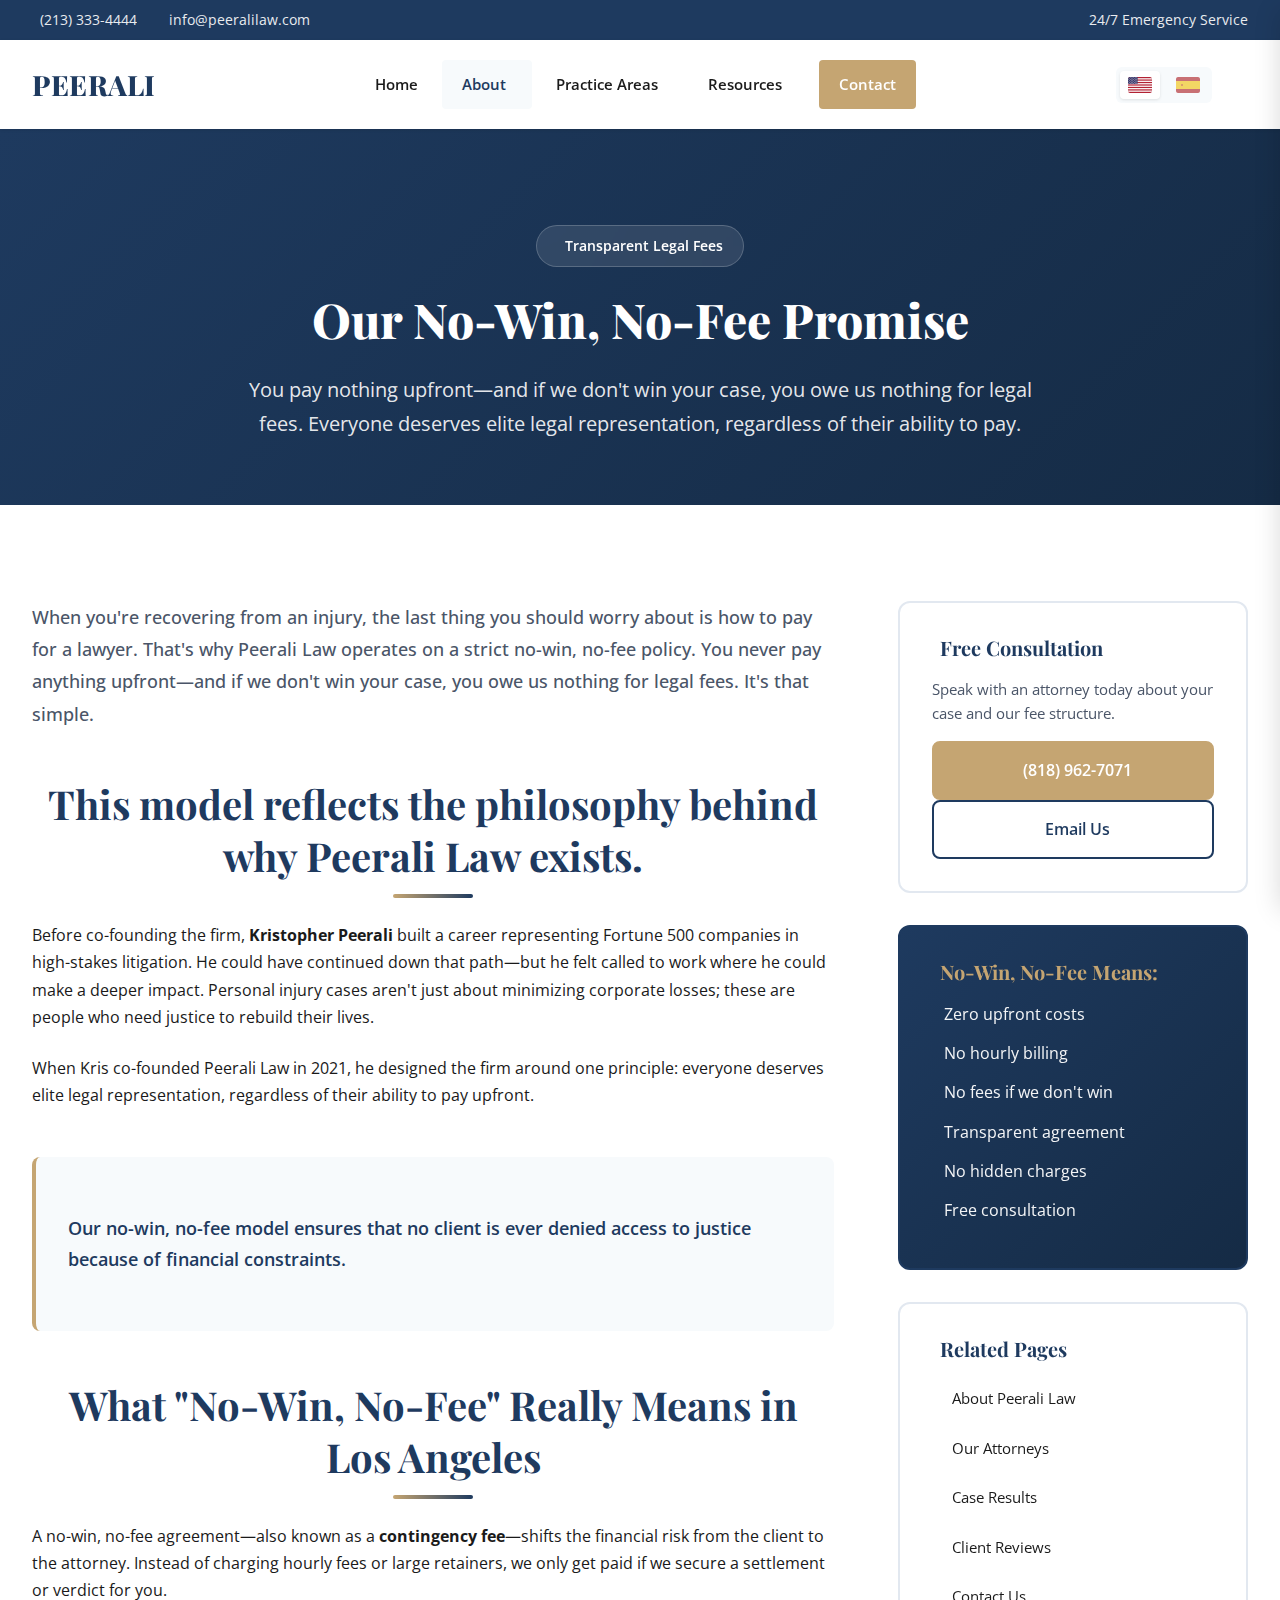
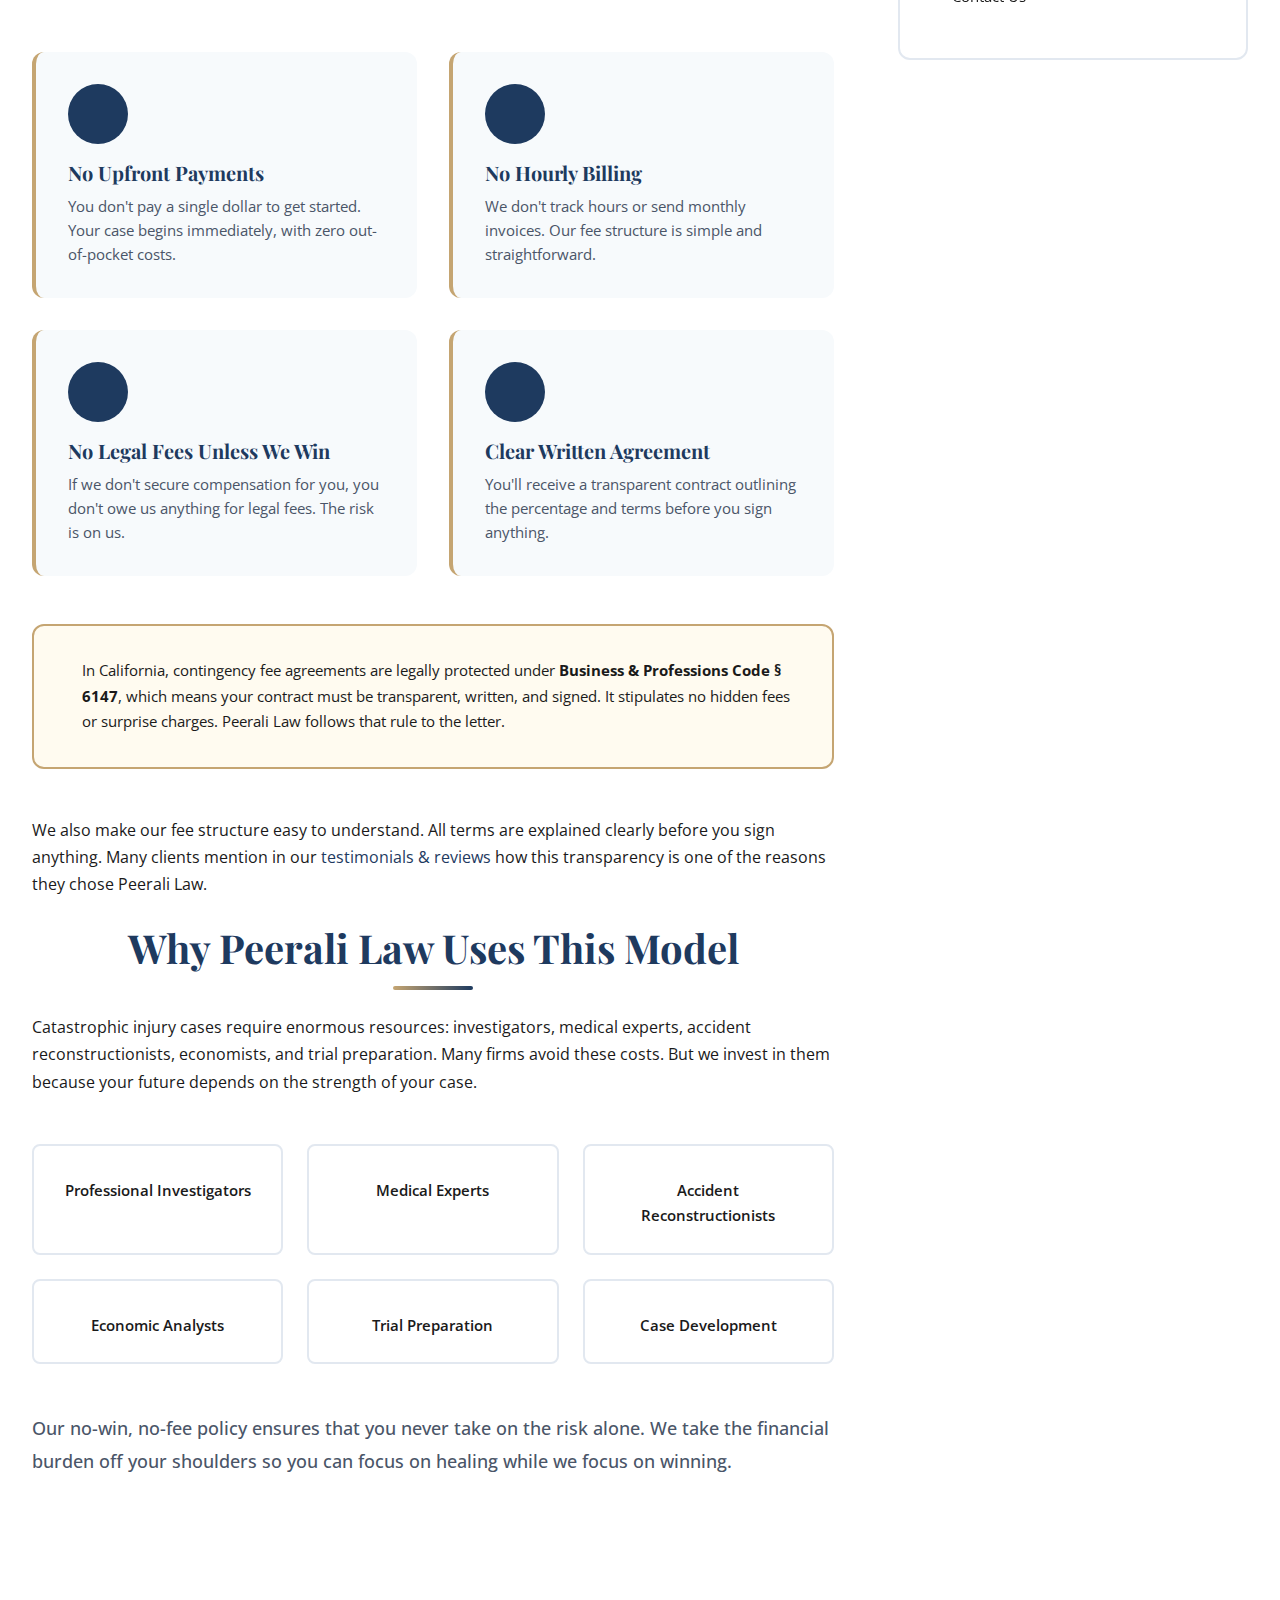
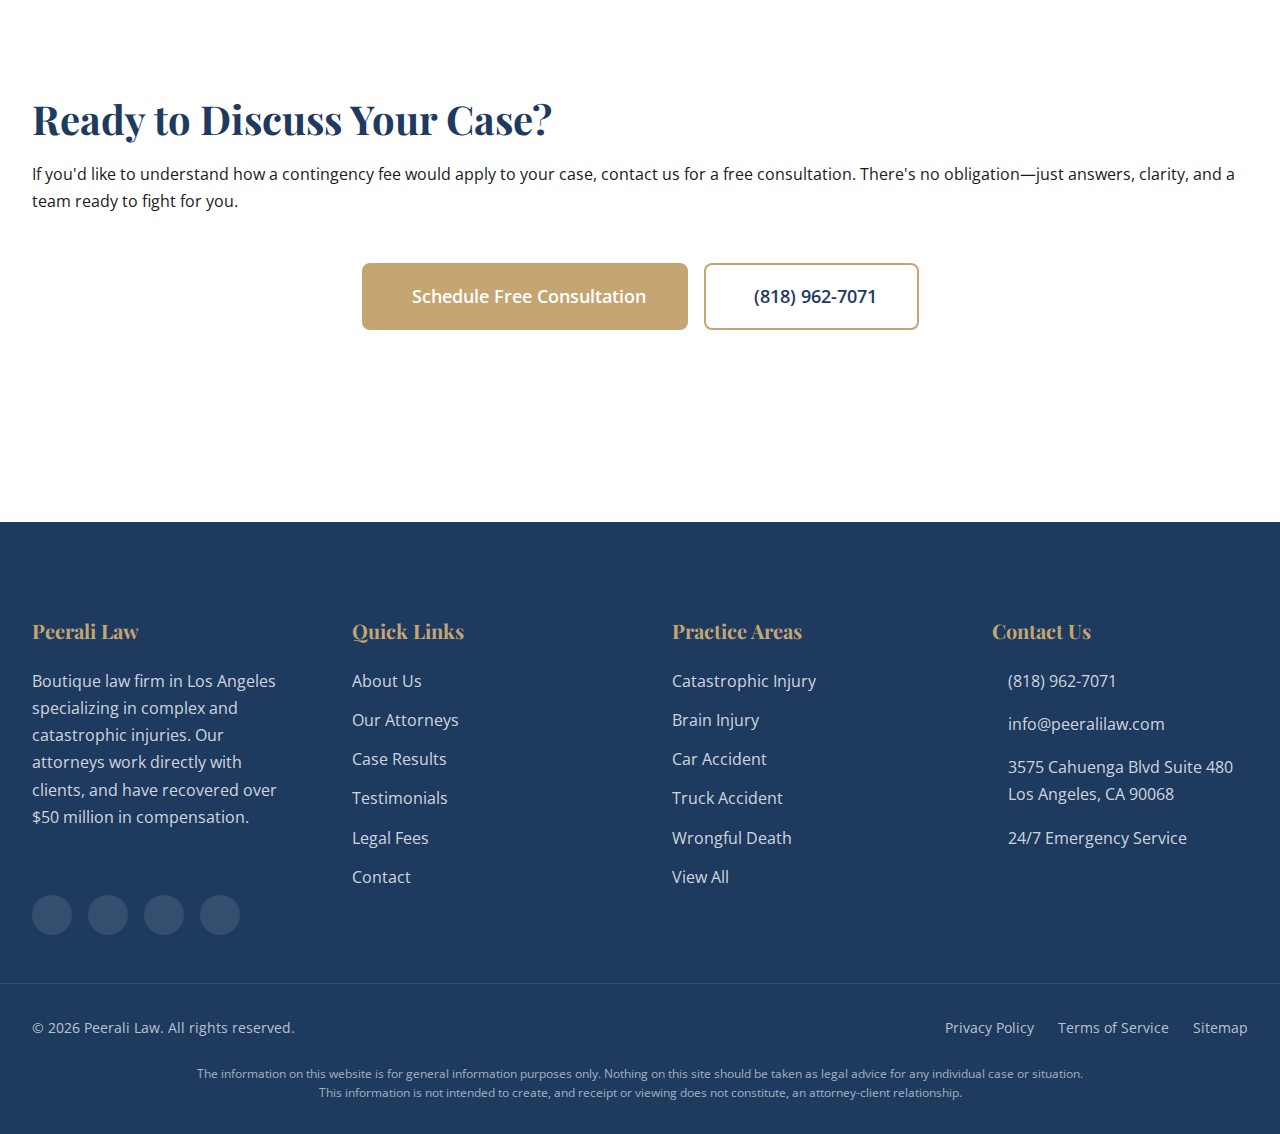
<file: legal-fees.html>
<!DOCTYPE html>
<html lang="en">
<head>
    <meta charset="UTF-8">
    <meta name="viewport" content="width=device-width, initial-scale=1.0">
    <meta name="description" content="Peerali Law operates on a no-win, no-fee basis. You pay nothing upfront, and if we don't win your case, you owe us nothing. Learn about our contingency fee structure.">
    <meta name="keywords" content="no win no fee lawyer, contingency fee attorney Los Angeles, free legal consultation, personal injury lawyer fees, catastrophic injury attorney">

    <title>Legal Fees - No Win, No Fee | Peerali Law</title>

    <!-- Favicon -->
    <link rel="icon" type="image/png" href="assets/images/favicon.png">

    <!-- Font Awesome Icons -->
    <link rel="stylesheet" href="https://cdnjs.cloudflare.com/ajax/libs/font-awesome/6.4.0/css/all.min.css" integrity="sha512-iecdLmaskl7CVkqkXNQ/ZH/XLlvWZOJyj7Yy7tcenmpD1ypASozpmT/E0iPtmFIB46ZmdtAc9eNBvH0H/ZpiBw==" crossorigin="anonymous" referrerpolicy="no-referrer">

    <!-- Google Fonts -->
    <link rel="preconnect" href="https://fonts.googleapis.com">
    <link rel="preconnect" href="https://fonts.gstatic.com" crossorigin>
    <link href="https://fonts.googleapis.com/css2?family=Open+Sans:wght@400;600;700;800&family=Playfair+Display:wght@600;700;800&display=swap" rel="stylesheet">

    <!-- Navigation CSS -->
    <link rel="stylesheet" href="assets/css/navigation.css">

    <!-- Main Stylesheet -->
    <link rel="stylesheet" href="assets/css/style.css">
</head>

<body>

    <!-- ============================================
         HEADER NAVIGATION
         ============================================ -->
    <div id="header-container"></div>

    <!-- ============================================
         MAIN CONTENT
         ============================================ -->
    <main id="main-content">

        <!-- Page Hero -->
        <section class="page-hero">
            <div class="container">
                <div class="page-hero-content">
                    <div class="hero-badge">
                        <i class="fas fa-handshake"></i>
                        <span>Transparent Legal Fees</span>
                    </div>
                    <h1 class="page-title">Our No-Win, No-Fee Promise</h1>
                    <p class="page-subtitle">You pay nothing upfront—and if we don't win your case, you owe us nothing for legal fees. Everyone deserves elite legal representation, regardless of their ability to pay.</p>
                </div>
            </div>
        </section>

        <!-- Introduction Section -->
        <section class="content-section">
            <div class="container">
                <div class="content-layout">
                    <div class="content-main">
                        <div class="intro-text">
                            <p class="lead-text">When you're recovering from an injury, the last thing you should worry about is how to pay for a lawyer. That's why Peerali Law operates on a strict no-win, no-fee policy. You never pay anything upfront—and if we don't win your case, you owe us nothing for legal fees. It's that simple.</p>
                        </div>

                        <h2 class="section-title">This model reflects the philosophy behind why Peerali Law exists.</h2>

                        <p>Before co-founding the firm, <strong>Kristopher Peerali</strong> built a career representing Fortune 500 companies in high-stakes litigation. He could have continued down that path—but he felt called to work where he could make a deeper impact. Personal injury cases aren't just about minimizing corporate losses; these are people who need justice to rebuild their lives.</p>

                        <p>When Kris co-founded Peerali Law in 2021, he designed the firm around one principle: everyone deserves elite legal representation, regardless of their ability to pay upfront.</p>

                        <div class="highlight-box">
                            <i class="fas fa-quote-left"></i>
                            <p class="highlight-text">Our no-win, no-fee model ensures that no client is ever denied access to justice because of financial constraints.</p>
                        </div>

                        <!-- What It Means Section -->
                        <h2 class="section-title"><i class="fas fa-gavel"></i> What "No-Win, No-Fee" Really Means in Los Angeles</h2>

                        <p>A no-win, no-fee agreement—also known as a <strong>contingency fee</strong>—shifts the financial risk from the client to the attorney. Instead of charging hourly fees or large retainers, we only get paid if we secure a settlement or verdict for you.</p>

                        <div class="features-grid">
                            <div class="feature-box">
                                <div class="feature-icon">
                                    <i class="fas fa-dollar-sign"></i>
                                </div>
                                <h3>No Upfront Payments</h3>
                                <p>You don't pay a single dollar to get started. Your case begins immediately, with zero out-of-pocket costs.</p>
                            </div>

                            <div class="feature-box">
                                <div class="feature-icon">
                                    <i class="fas fa-clock"></i>
                                </div>
                                <h3>No Hourly Billing</h3>
                                <p>We don't track hours or send monthly invoices. Our fee structure is simple and straightforward.</p>
                            </div>

                            <div class="feature-box">
                                <div class="feature-icon">
                                    <i class="fas fa-ban"></i>
                                </div>
                                <h3>No Legal Fees Unless We Win</h3>
                                <p>If we don't secure compensation for you, you don't owe us anything for legal fees. The risk is on us.</p>
                            </div>

                            <div class="feature-box">
                                <div class="feature-icon">
                                    <i class="fas fa-file-contract"></i>
                                </div>
                                <h3>Clear Written Agreement</h3>
                                <p>You'll receive a transparent contract outlining the percentage and terms before you sign anything.</p>
                            </div>
                        </div>

                        <div class="legal-notice">
                            <i class="fas fa-info-circle"></i>
                            <p>In California, contingency fee agreements are legally protected under <strong>Business & Professions Code § 6147</strong>, which means your contract must be transparent, written, and signed. It stipulates no hidden fees or surprise charges. Peerali Law follows that rule to the letter.</p>
                        </div>

                        <p>We also make our fee structure easy to understand. All terms are explained clearly before you sign anything. Many clients mention in our <a href="testimonials.html">testimonials & reviews</a> how this transparency is one of the reasons they chose Peerali Law.</p>

                        <!-- Why We Use This Model -->
                        <h2 class="section-title"><i class="fas fa-shield-alt"></i> Why Peerali Law Uses This Model</h2>

                        <p>Catastrophic injury cases require enormous resources: investigators, medical experts, accident reconstructionists, economists, and trial preparation. Many firms avoid these costs. But we invest in them because your future depends on the strength of your case.</p>

                        <div class="investment-grid">
                            <div class="investment-item">
                                <i class="fas fa-search"></i>
                                <span>Professional Investigators</span>
                            </div>
                            <div class="investment-item">
                                <i class="fas fa-user-md"></i>
                                <span>Medical Experts</span>
                            </div>
                            <div class="investment-item">
                                <i class="fas fa-car-crash"></i>
                                <span>Accident Reconstructionists</span>
                            </div>
                            <div class="investment-item">
                                <i class="fas fa-calculator"></i>
                                <span>Economic Analysts</span>
                            </div>
                            <div class="investment-item">
                                <i class="fas fa-gavel"></i>
                                <span>Trial Preparation</span>
                            </div>
                            <div class="investment-item">
                                <i class="fas fa-chart-line"></i>
                                <span>Case Development</span>
                            </div>
                        </div>

                        <p class="lead-text">Our no-win, no-fee policy ensures that you never take on the risk alone. We take the financial burden off your shoulders so you can focus on healing while we focus on winning.</p>

                    </div>

                    <!-- Sidebar -->
                    <aside class="content-sidebar">
                        <!-- Quick Contact -->
                        <div class="sidebar-card">
                            <h3><i class="fas fa-phone"></i> Free Consultation</h3>
                            <p>Speak with an attorney today about your case and our fee structure.</p>
                            <a href="tel:+18189627071" class="btn btn-primary btn-block">
                                <i class="fas fa-phone"></i>
                                (818) 962-7071
                            </a>
                            <a href="contact.html" class="btn btn-outline btn-block">
                                <i class="fas fa-envelope"></i>
                                Email Us
                            </a>
                        </div>

                        <!-- Key Benefits -->
                        <div class="sidebar-card sidebar-highlight">
                            <h3><i class="fas fa-check-circle"></i> No-Win, No-Fee Means:</h3>
                            <ul class="check-list">
                                <li><i class="fas fa-check"></i> Zero upfront costs</li>
                                <li><i class="fas fa-check"></i> No hourly billing</li>
                                <li><i class="fas fa-check"></i> No fees if we don't win</li>
                                <li><i class="fas fa-check"></i> Transparent agreement</li>
                                <li><i class="fas fa-check"></i> No hidden charges</li>
                                <li><i class="fas fa-check"></i> Free consultation</li>
                            </ul>
                        </div>

                        <!-- Related Pages -->
                        <div class="sidebar-card">
                            <h3><i class="fas fa-link"></i> Related Pages</h3>
                            <ul class="sidebar-links">
                                <li><a href="about-us.html"><i class="fas fa-users"></i> About Peerali Law</a></li>
                                <li><a href="our-attorneys.html"><i class="fas fa-user-tie"></i> Our Attorneys</a></li>
                                <li><a href="case-results.html"><i class="fas fa-trophy"></i> Case Results</a></li>
                                <li><a href="testimonials.html"><i class="fas fa-star"></i> Client Reviews</a></li>
                                <li><a href="contact.html"><i class="fas fa-envelope"></i> Contact Us</a></li>
                            </ul>
                        </div>
                    </aside>
                </div>
            </div>
        </section>

        <!-- CTA Section -->
        <section class="cta-section">
            <div class="container">
                <div class="cta-content">
                    <h2 class="cta-title">Ready to Discuss Your Case?</h2>
                    <p class="cta-text">If you'd like to understand how a contingency fee would apply to your case, contact us for a free consultation. There's no obligation—just answers, clarity, and a team ready to fight for you.</p>
                    <div class="cta-buttons">
                        <a href="contact.html" class="btn btn-primary btn-large">
                            <i class="fas fa-calendar-check"></i>
                            Schedule Free Consultation
                        </a>
                        <a href="tel:+18189627071" class="btn btn-secondary btn-large">
                            <i class="fas fa-phone"></i>
                            (818) 962-7071
                        </a>
                    </div>
                    <p class="cta-note">No win, no fee • Free consultation • Zero obligation</p>
                </div>
            </div>
        </section>

    </main>

    <!-- ============================================
         FOOTER
         ============================================ -->
    <div id="footer-container"></div>

    <!-- ============================================
         JAVASCRIPT
         ============================================ -->

    <!-- Load Header Navigation -->
    <script>
        fetch('includes/header.html')
            .then(response => response.text())
            .then(data => {
                document.getElementById('header-container').innerHTML = data;

                // Load navigation.js after header is inserted
                const navScript = document.createElement('script');
                navScript.src = 'assets/js/navigation.js';
                document.body.appendChild(navScript);
            })
            .catch(error => console.error('Error loading header:', error));
    </script>

    <!-- Load Footer -->
    <script>
        fetch('includes/footer.html')
            .then(response => response.text())
            .then(data => {
                document.getElementById('footer-container').innerHTML = data;
            })
            .catch(error => console.error('Error loading footer:', error));
    </script>

    <!-- Smooth Scroll -->
    <script>
        document.querySelectorAll('a[href^="#"]').forEach(anchor => {
            anchor.addEventListener('click', function (e) {
                const targetId = this.getAttribute('href');
                if (targetId !== '#' && targetId) {
                    e.preventDefault();
                    const target = document.querySelector(targetId);
                    if (target) {
                        const headerHeight = document.querySelector('.site-header')?.offsetHeight || 0;
                        const targetPosition = target.offsetTop - headerHeight - 20;
                        window.scrollTo({
                            top: targetPosition,
                            behavior: 'smooth'
                        });
                    }
                }
            });
        });
    </script>

</body>
</html>
</file>
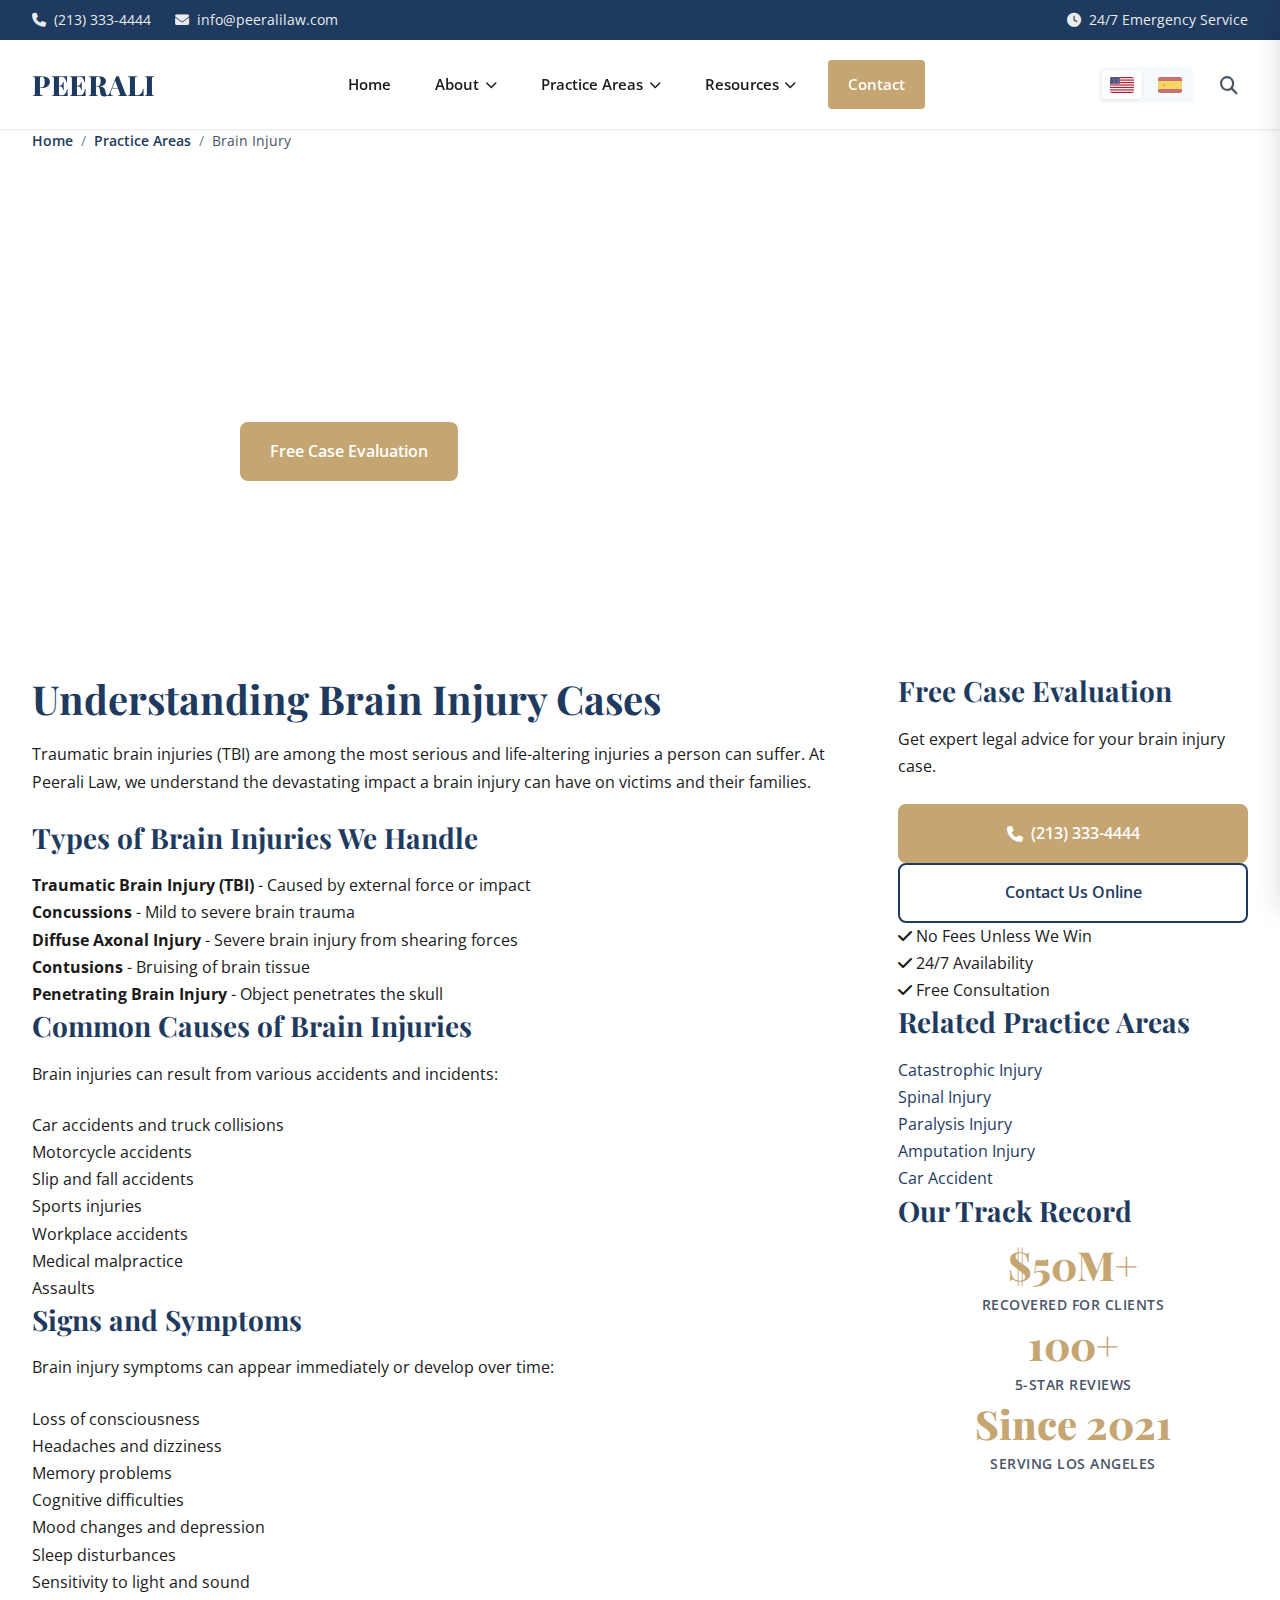
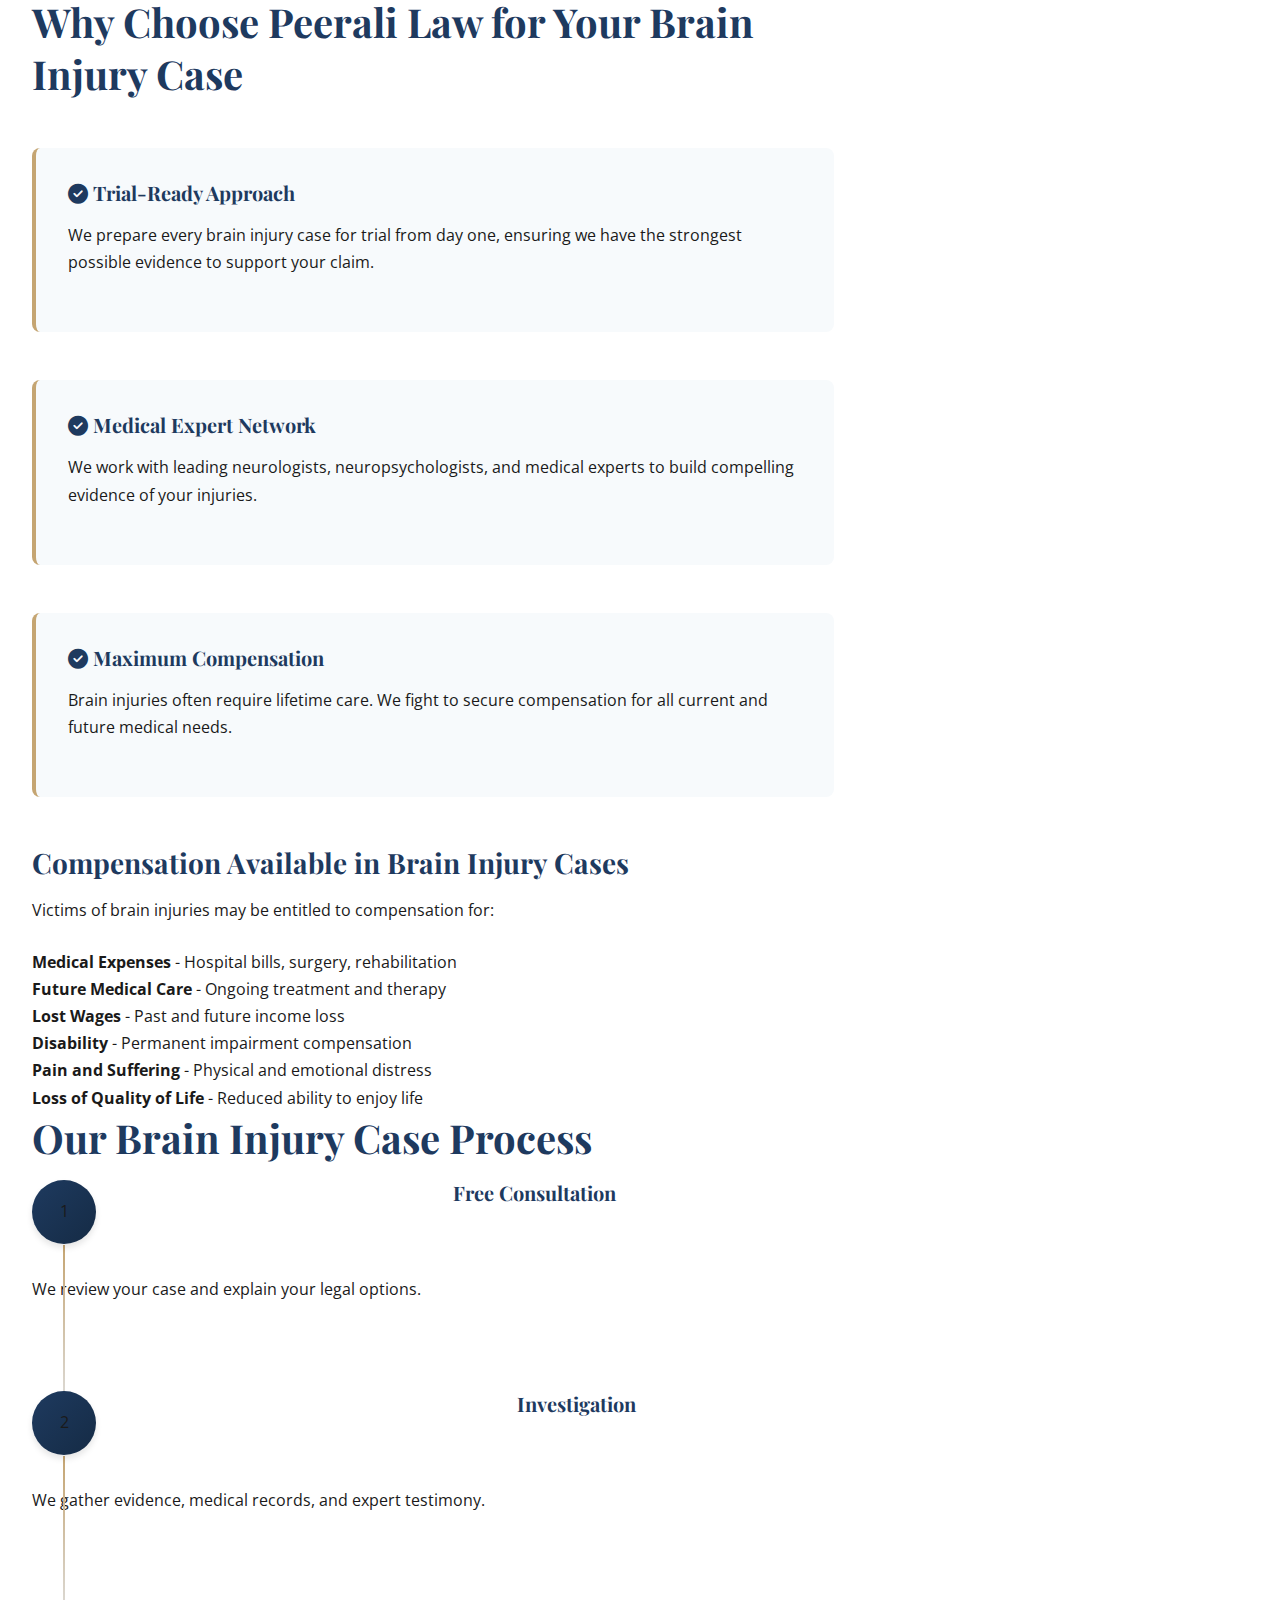
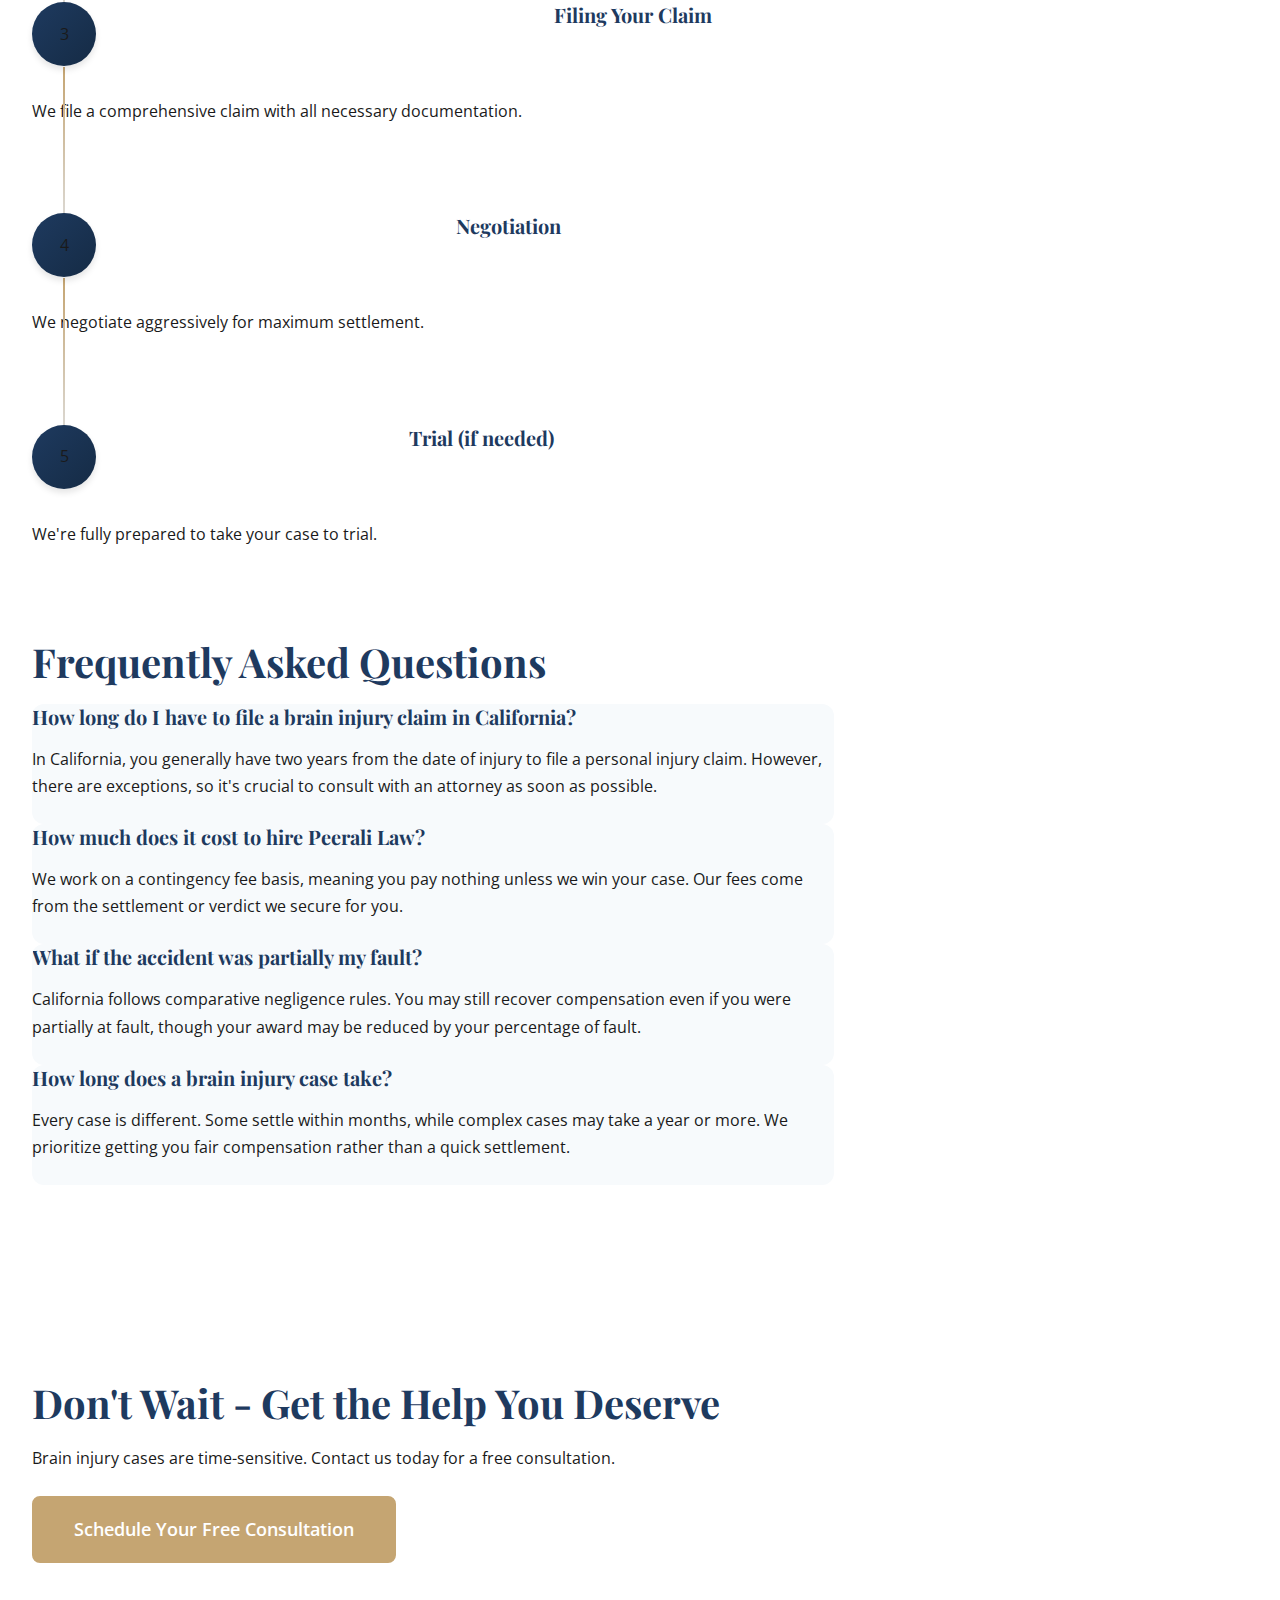
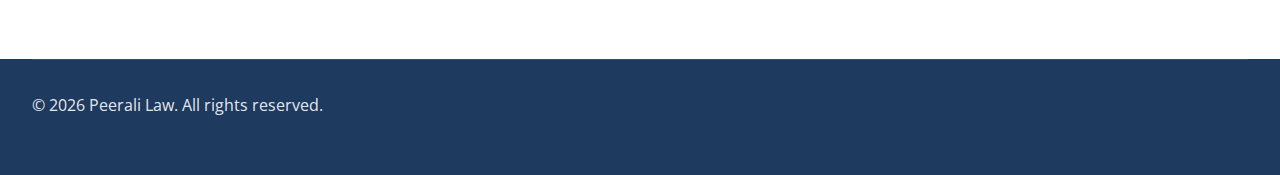
<file: practice-areas-example.html>
<!DOCTYPE html>
<html lang="en">
<head>
    <meta charset="UTF-8">
    <meta name="viewport" content="width=device-width, initial-scale=1.0">
    <meta name="description" content="Brain injury attorneys in Los Angeles. Expert legal representation for traumatic brain injury cases. Free consultation.">

    <title>Brain Injury Attorney Los Angeles - Peerali Law</title>

    <!-- Font Awesome -->
    <link rel="stylesheet" href="https://cdnjs.cloudflare.com/ajax/libs/font-awesome/6.4.0/css/all.min.css">

    <!-- Google Fonts -->
    <link rel="preconnect" href="https://fonts.googleapis.com">
    <link rel="preconnect" href="https://fonts.gstatic.com" crossorigin>
    <link href="https://fonts.googleapis.com/css2?family=Open+Sans:wght@400;600;700&family=Playfair+Display:wght@600;700&display=swap" rel="stylesheet">

    <!-- Navigation CSS - Note: Use ../ for practice-areas subfolder -->
    <link rel="stylesheet" href="../assets/css/navigation.css">

    <!-- Main Stylesheet -->
    <link rel="stylesheet" href="../assets/css/style.css">
</head>

<body>

    <!-- ============================================
         HEADER NAVIGATION
         Note: Adjust paths for subfolder
         ============================================ -->

    <!-- METHOD 1: PHP Include (adjust path) -->
    <!-- <?php include '../includes/header.html'; ?> -->

    <!-- METHOD 2: JavaScript Include -->
    <div id="header-container"></div>

    <!-- ============================================
         BREADCRUMB NAVIGATION
         ============================================ -->
    <nav class="breadcrumb" aria-label="Breadcrumb">
        <div class="container">
            <ul class="breadcrumb-list">
                <li class="breadcrumb-item"><a href="../index.html">Home</a></li>
                <li class="breadcrumb-item"><a href="../practice-areas.html">Practice Areas</a></li>
                <li class="breadcrumb-item" aria-current="page">Brain Injury</li>
            </ul>
        </div>
    </nav>

    <!-- ============================================
         MAIN CONTENT
         ============================================ -->
    <main id="main-content">

        <!-- Page Header -->
        <section class="page-header">
            <div class="container">
                <div class="page-header-content">
                    <h1 class="page-title">Brain Injury Attorney in Los Angeles</h1>
                    <p class="page-subtitle">Expert Legal Representation for Traumatic Brain Injury Cases</p>
                    <a href="../contact.html" class="btn btn-primary">Free Case Evaluation</a>
                </div>
            </div>
        </section>

        <!-- Content Section -->
        <section class="content-section">
            <div class="container">
                <div class="content-layout">

                    <!-- Main Content -->
                    <div class="main-content">
                        <article>
                            <h2>Understanding Brain Injury Cases</h2>
                            <p>Traumatic brain injuries (TBI) are among the most serious and life-altering injuries a person can suffer. At Peerali Law, we understand the devastating impact a brain injury can have on victims and their families.</p>

                            <h3>Types of Brain Injuries We Handle</h3>
                            <ul>
                                <li><strong>Traumatic Brain Injury (TBI)</strong> - Caused by external force or impact</li>
                                <li><strong>Concussions</strong> - Mild to severe brain trauma</li>
                                <li><strong>Diffuse Axonal Injury</strong> - Severe brain injury from shearing forces</li>
                                <li><strong>Contusions</strong> - Bruising of brain tissue</li>
                                <li><strong>Penetrating Brain Injury</strong> - Object penetrates the skull</li>
                            </ul>

                            <h3>Common Causes of Brain Injuries</h3>
                            <p>Brain injuries can result from various accidents and incidents:</p>
                            <ul>
                                <li>Car accidents and truck collisions</li>
                                <li>Motorcycle accidents</li>
                                <li>Slip and fall accidents</li>
                                <li>Sports injuries</li>
                                <li>Workplace accidents</li>
                                <li>Medical malpractice</li>
                                <li>Assaults</li>
                            </ul>

                            <h3>Signs and Symptoms</h3>
                            <p>Brain injury symptoms can appear immediately or develop over time:</p>
                            <ul>
                                <li>Loss of consciousness</li>
                                <li>Headaches and dizziness</li>
                                <li>Memory problems</li>
                                <li>Cognitive difficulties</li>
                                <li>Mood changes and depression</li>
                                <li>Sleep disturbances</li>
                                <li>Sensitivity to light and sound</li>
                            </ul>

                            <h2>Why Choose Peerali Law for Your Brain Injury Case</h2>

                            <div class="highlight-box">
                                <h4><i class="fas fa-check-circle"></i> Trial-Ready Approach</h4>
                                <p>We prepare every brain injury case for trial from day one, ensuring we have the strongest possible evidence to support your claim.</p>
                            </div>

                            <div class="highlight-box">
                                <h4><i class="fas fa-check-circle"></i> Medical Expert Network</h4>
                                <p>We work with leading neurologists, neuropsychologists, and medical experts to build compelling evidence of your injuries.</p>
                            </div>

                            <div class="highlight-box">
                                <h4><i class="fas fa-check-circle"></i> Maximum Compensation</h4>
                                <p>Brain injuries often require lifetime care. We fight to secure compensation for all current and future medical needs.</p>
                            </div>

                            <h3>Compensation Available in Brain Injury Cases</h3>
                            <p>Victims of brain injuries may be entitled to compensation for:</p>
                            <ul>
                                <li><strong>Medical Expenses</strong> - Hospital bills, surgery, rehabilitation</li>
                                <li><strong>Future Medical Care</strong> - Ongoing treatment and therapy</li>
                                <li><strong>Lost Wages</strong> - Past and future income loss</li>
                                <li><strong>Disability</strong> - Permanent impairment compensation</li>
                                <li><strong>Pain and Suffering</strong> - Physical and emotional distress</li>
                                <li><strong>Loss of Quality of Life</strong> - Reduced ability to enjoy life</li>
                            </ul>

                            <h2>Our Brain Injury Case Process</h2>

                            <div class="process-steps">
                                <div class="process-step">
                                    <div class="step-number">1</div>
                                    <h4>Free Consultation</h4>
                                    <p>We review your case and explain your legal options.</p>
                                </div>

                                <div class="process-step">
                                    <div class="step-number">2</div>
                                    <h4>Investigation</h4>
                                    <p>We gather evidence, medical records, and expert testimony.</p>
                                </div>

                                <div class="process-step">
                                    <div class="step-number">3</div>
                                    <h4>Filing Your Claim</h4>
                                    <p>We file a comprehensive claim with all necessary documentation.</p>
                                </div>

                                <div class="process-step">
                                    <div class="step-number">4</div>
                                    <h4>Negotiation</h4>
                                    <p>We negotiate aggressively for maximum settlement.</p>
                                </div>

                                <div class="process-step">
                                    <div class="step-number">5</div>
                                    <h4>Trial (if needed)</h4>
                                    <p>We're fully prepared to take your case to trial.</p>
                                </div>
                            </div>

                            <h2>Frequently Asked Questions</h2>

                            <div class="faq-item">
                                <h4>How long do I have to file a brain injury claim in California?</h4>
                                <p>In California, you generally have two years from the date of injury to file a personal injury claim. However, there are exceptions, so it's crucial to consult with an attorney as soon as possible.</p>
                            </div>

                            <div class="faq-item">
                                <h4>How much does it cost to hire Peerali Law?</h4>
                                <p>We work on a contingency fee basis, meaning you pay nothing unless we win your case. Our fees come from the settlement or verdict we secure for you.</p>
                            </div>

                            <div class="faq-item">
                                <h4>What if the accident was partially my fault?</h4>
                                <p>California follows comparative negligence rules. You may still recover compensation even if you were partially at fault, though your award may be reduced by your percentage of fault.</p>
                            </div>

                            <div class="faq-item">
                                <h4>How long does a brain injury case take?</h4>
                                <p>Every case is different. Some settle within months, while complex cases may take a year or more. We prioritize getting you fair compensation rather than a quick settlement.</p>
                            </div>

                        </article>
                    </div>

                    <!-- Sidebar -->
                    <aside class="sidebar">

                        <!-- Contact Widget -->
                        <div class="sidebar-widget widget-cta">
                            <h3>Free Case Evaluation</h3>
                            <p>Get expert legal advice for your brain injury case.</p>
                            <a href="tel:+12133334444" class="btn btn-primary btn-block">
                                <i class="fas fa-phone"></i> (213) 333-4444
                            </a>
                            <a href="../contact.html" class="btn btn-outline btn-block">Contact Us Online</a>
                            <div class="widget-features">
                                <div class="feature-item">
                                    <i class="fas fa-check"></i> No Fees Unless We Win
                                </div>
                                <div class="feature-item">
                                    <i class="fas fa-check"></i> 24/7 Availability
                                </div>
                                <div class="feature-item">
                                    <i class="fas fa-check"></i> Free Consultation
                                </div>
                            </div>
                        </div>

                        <!-- Related Practice Areas -->
                        <div class="sidebar-widget">
                            <h3>Related Practice Areas</h3>
                            <ul class="related-links">
                                <li><a href="catastrophic-injury.html">Catastrophic Injury</a></li>
                                <li><a href="spinal-injury.html">Spinal Injury</a></li>
                                <li><a href="paralysis-injury.html">Paralysis Injury</a></li>
                                <li><a href="amputation-injury.html">Amputation Injury</a></li>
                                <li><a href="car-accident.html">Car Accident</a></li>
                            </ul>
                        </div>

                        <!-- Stats Widget -->
                        <div class="sidebar-widget widget-stats">
                            <h3>Our Track Record</h3>
                            <div class="stat-item">
                                <div class="stat-number">$50M+</div>
                                <div class="stat-label">Recovered for Clients</div>
                            </div>
                            <div class="stat-item">
                                <div class="stat-number">100+</div>
                                <div class="stat-label">5-Star Reviews</div>
                            </div>
                            <div class="stat-item">
                                <div class="stat-number">Since 2021</div>
                                <div class="stat-label">Serving Los Angeles</div>
                            </div>
                        </div>

                    </aside>

                </div>
            </div>
        </section>

        <!-- CTA Section -->
        <section class="cta-section">
            <div class="container">
                <h2>Don't Wait - Get the Help You Deserve</h2>
                <p>Brain injury cases are time-sensitive. Contact us today for a free consultation.</p>
                <a href="../contact.html" class="btn btn-primary btn-large">Schedule Your Free Consultation</a>
            </div>
        </section>

    </main>

    <!-- ============================================
         FOOTER
         ============================================ -->
    <footer class="site-footer">
        <div class="container">
            <div class="footer-bottom">
                <p>&copy; 2026 Peerali Law. All rights reserved.</p>
            </div>
        </div>
    </footer>

    <!-- ============================================
         JAVASCRIPT
         Note: Adjust paths for subfolder
         ============================================ -->

    <!-- Load Header (adjust path for subfolder) -->
    <script>
        fetch('../includes/header.html')
            .then(response => response.text())
            .then(data => {
                document.getElementById('header-container').innerHTML = data;
            })
            .catch(error => console.error('Error loading header:', error));
    </script>

    <!-- Navigation JavaScript (adjust path) -->
    <script src="../assets/js/navigation.js"></script>

</body>
</html>
</file>
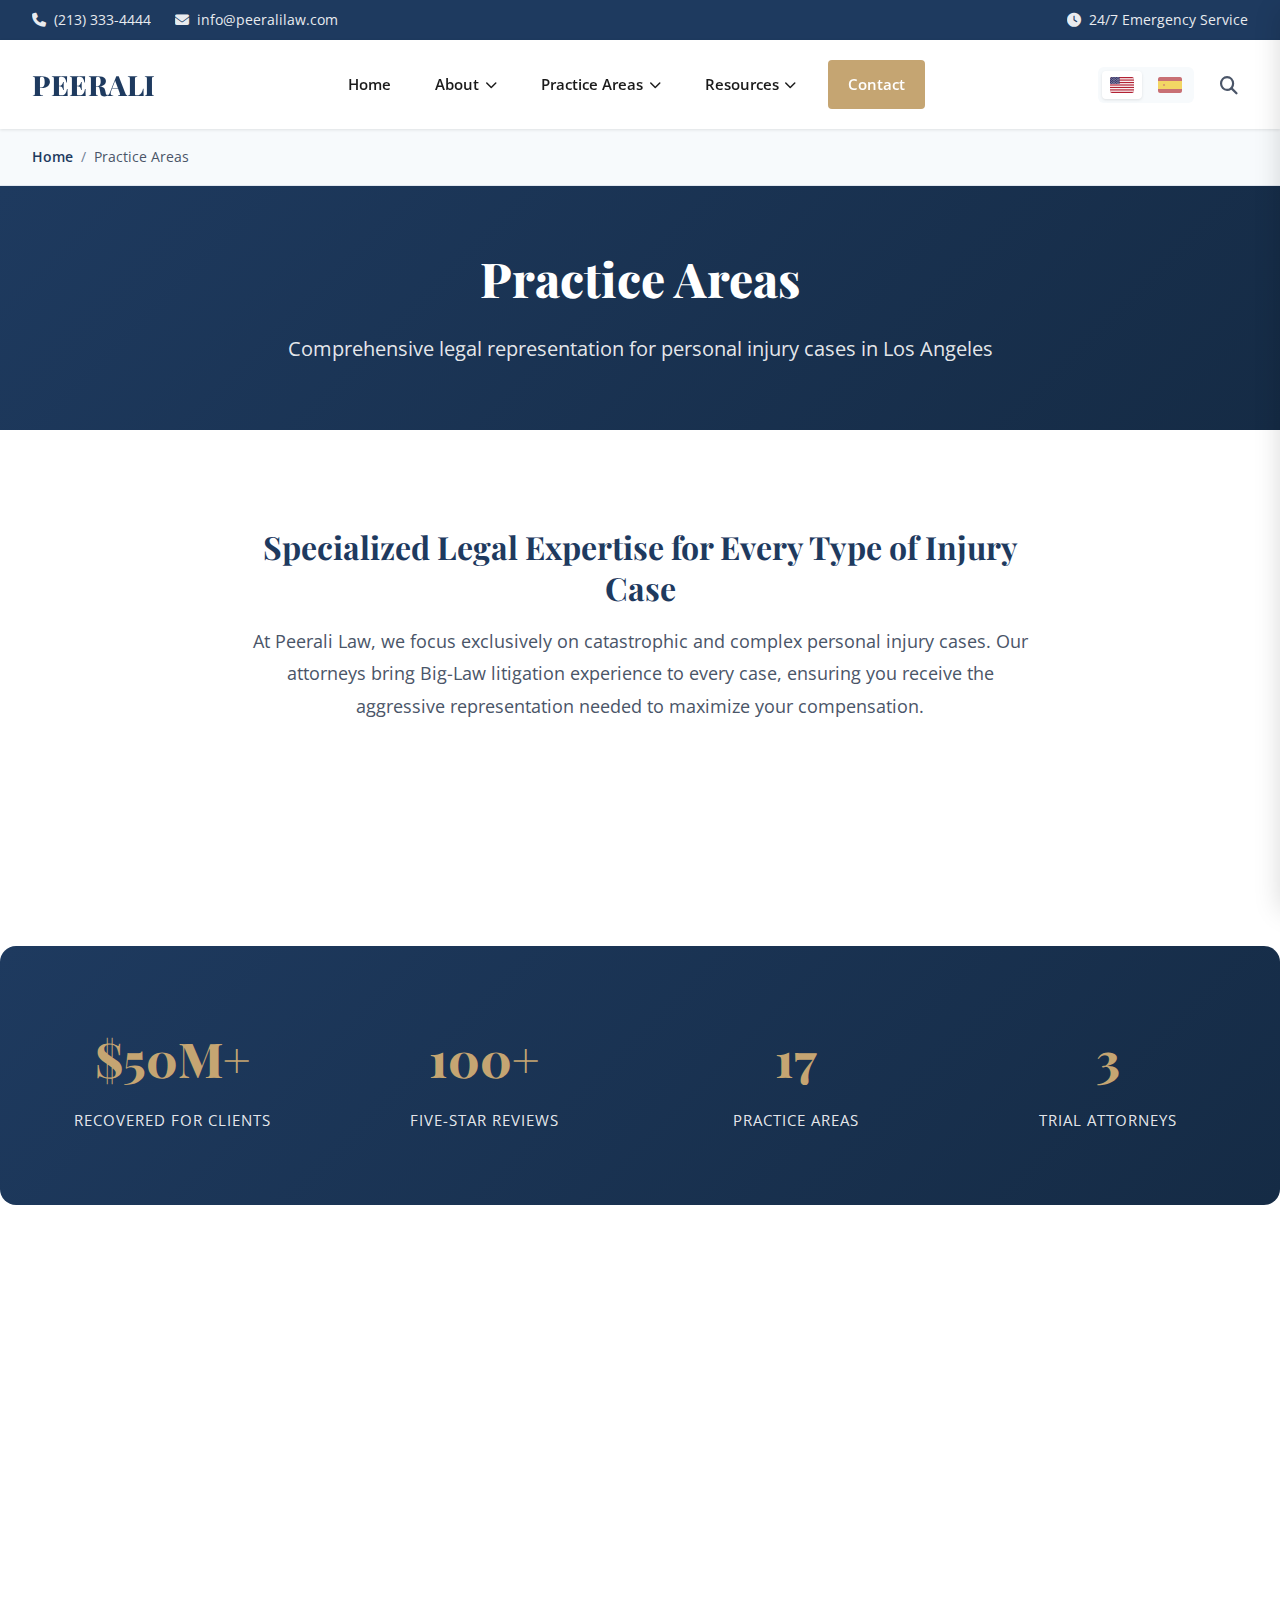
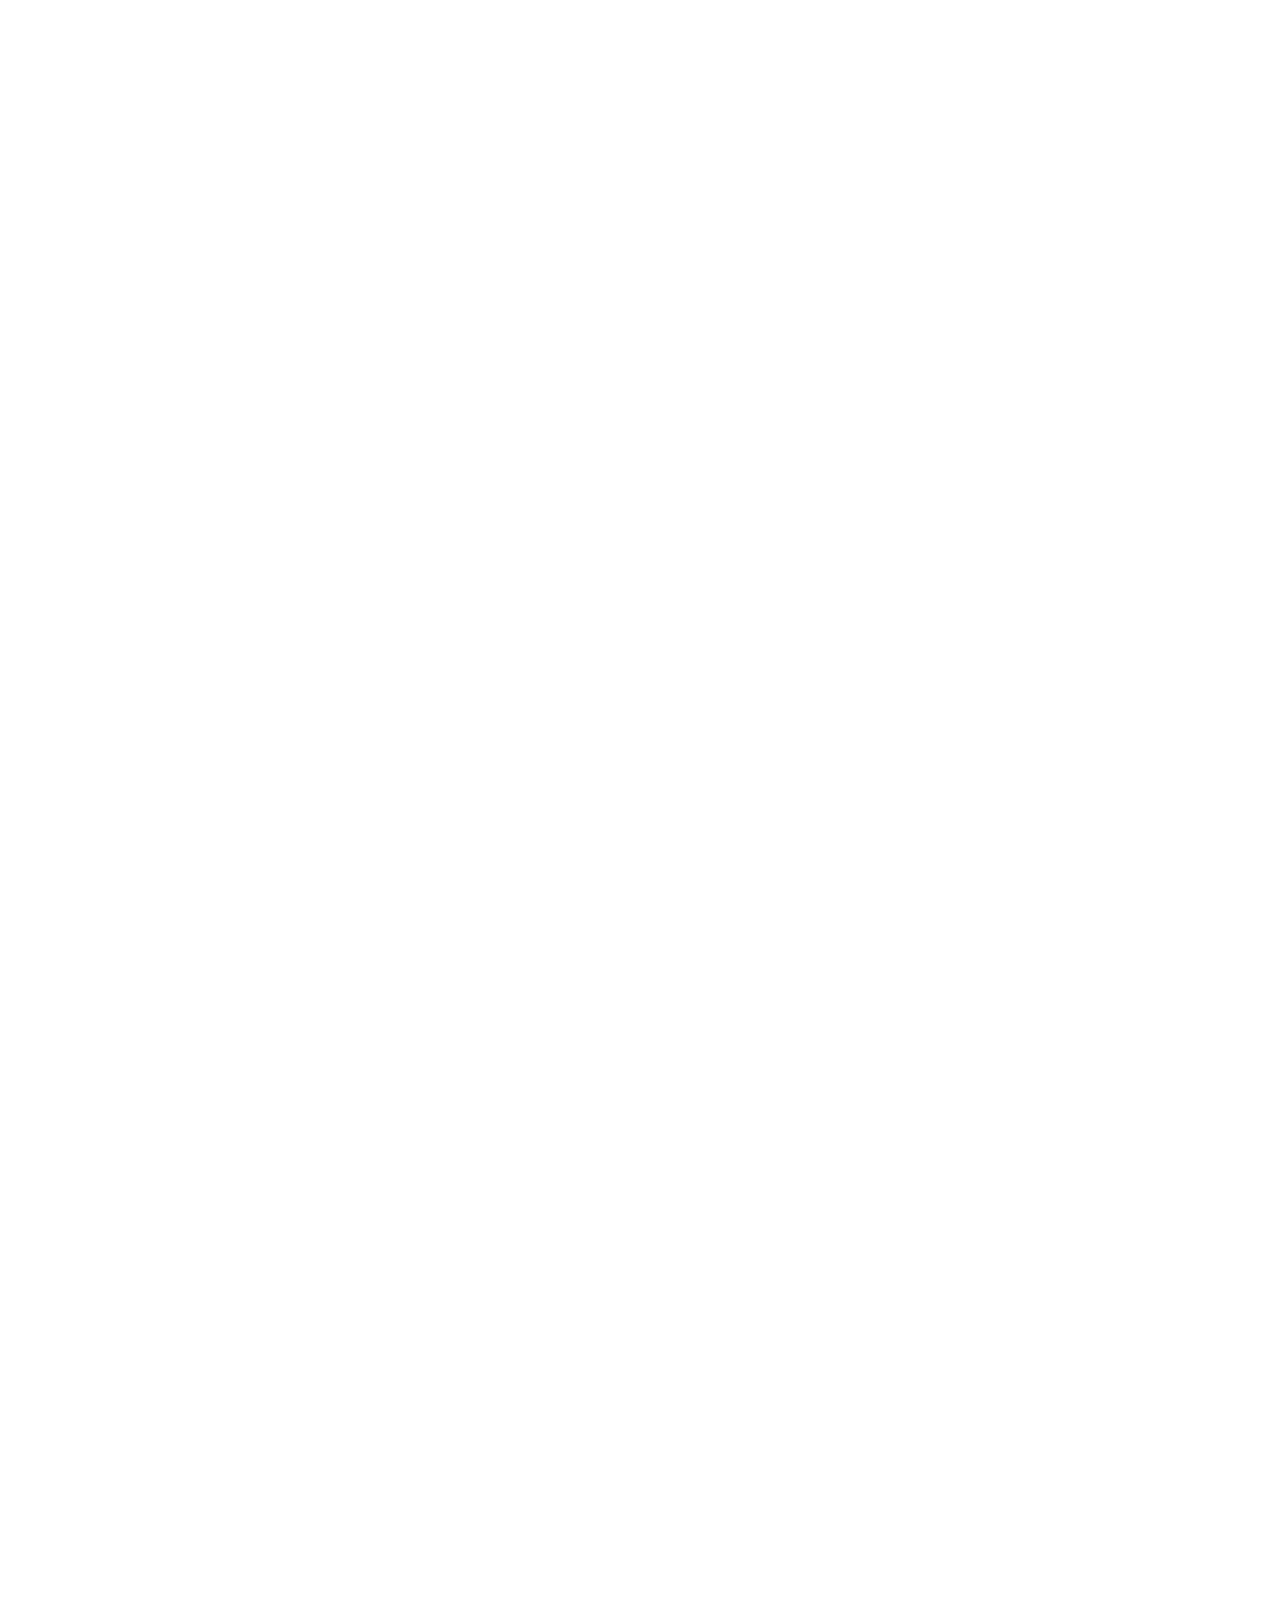
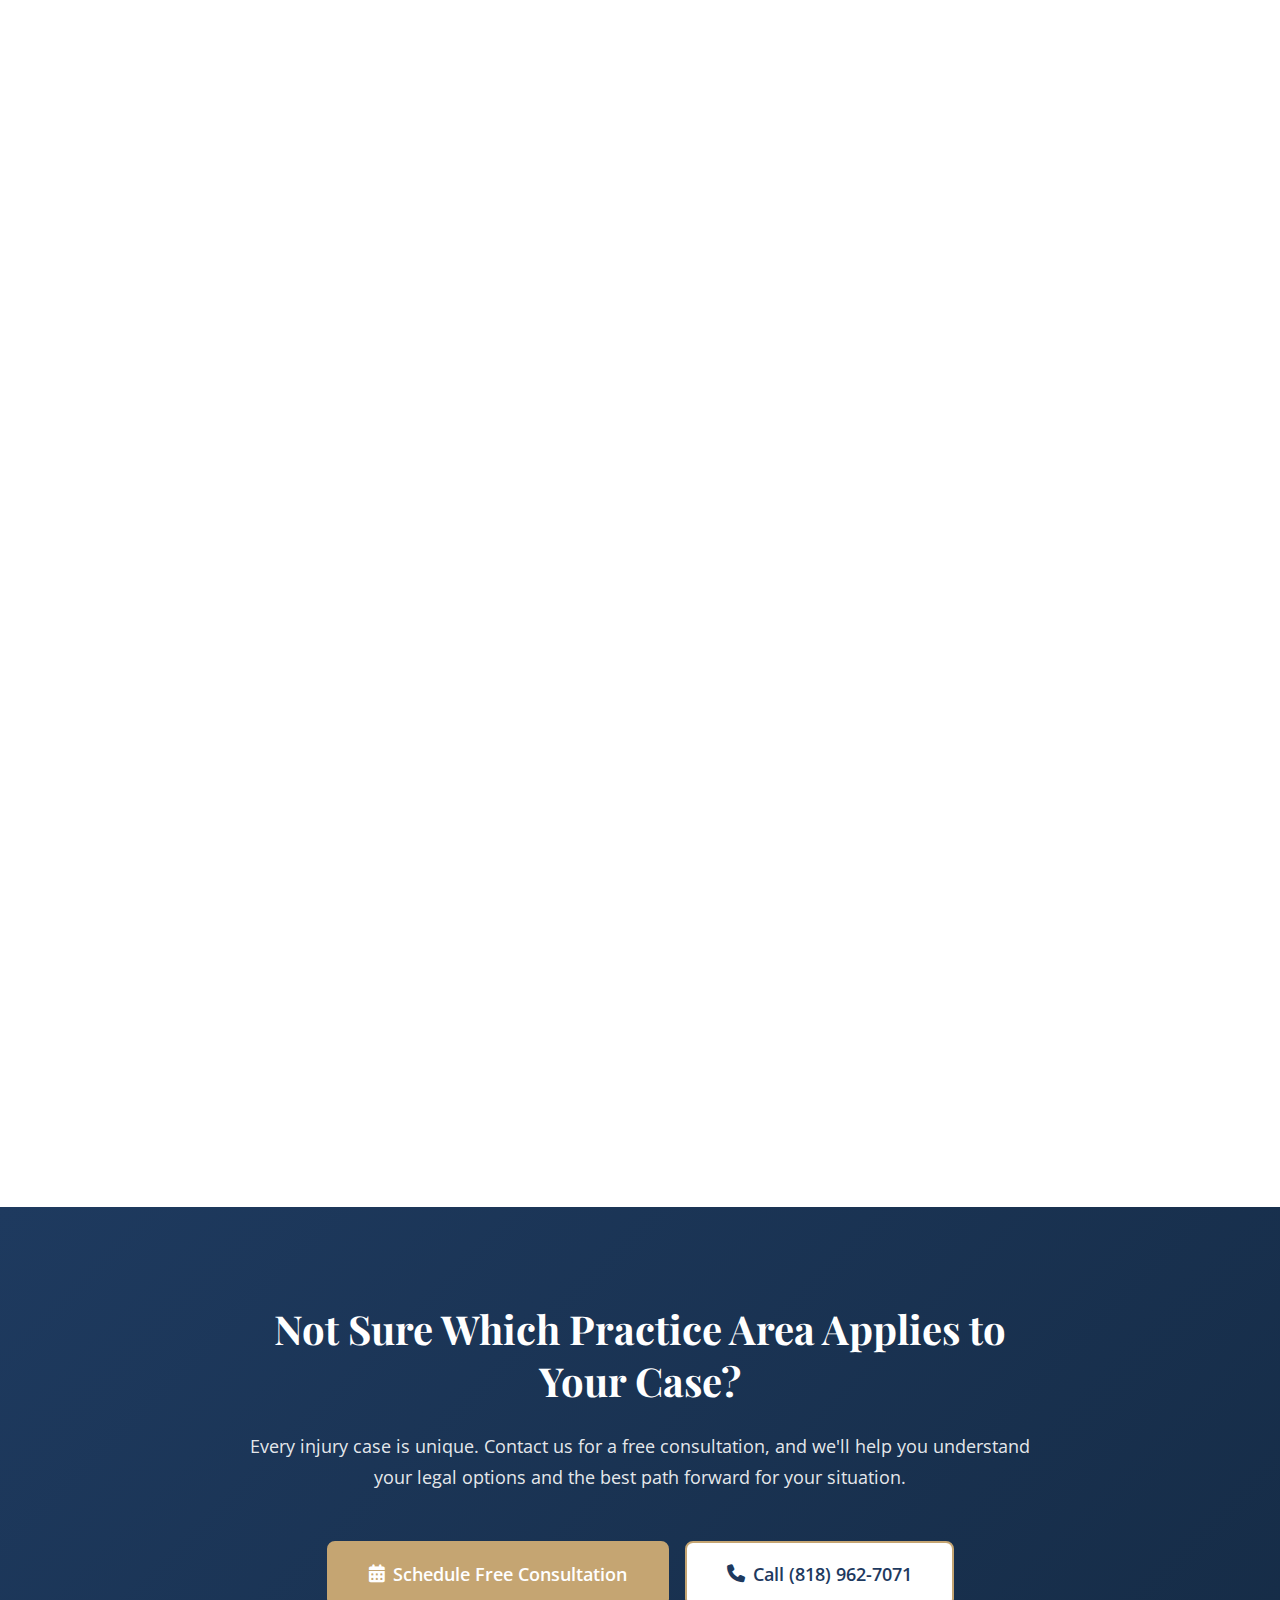
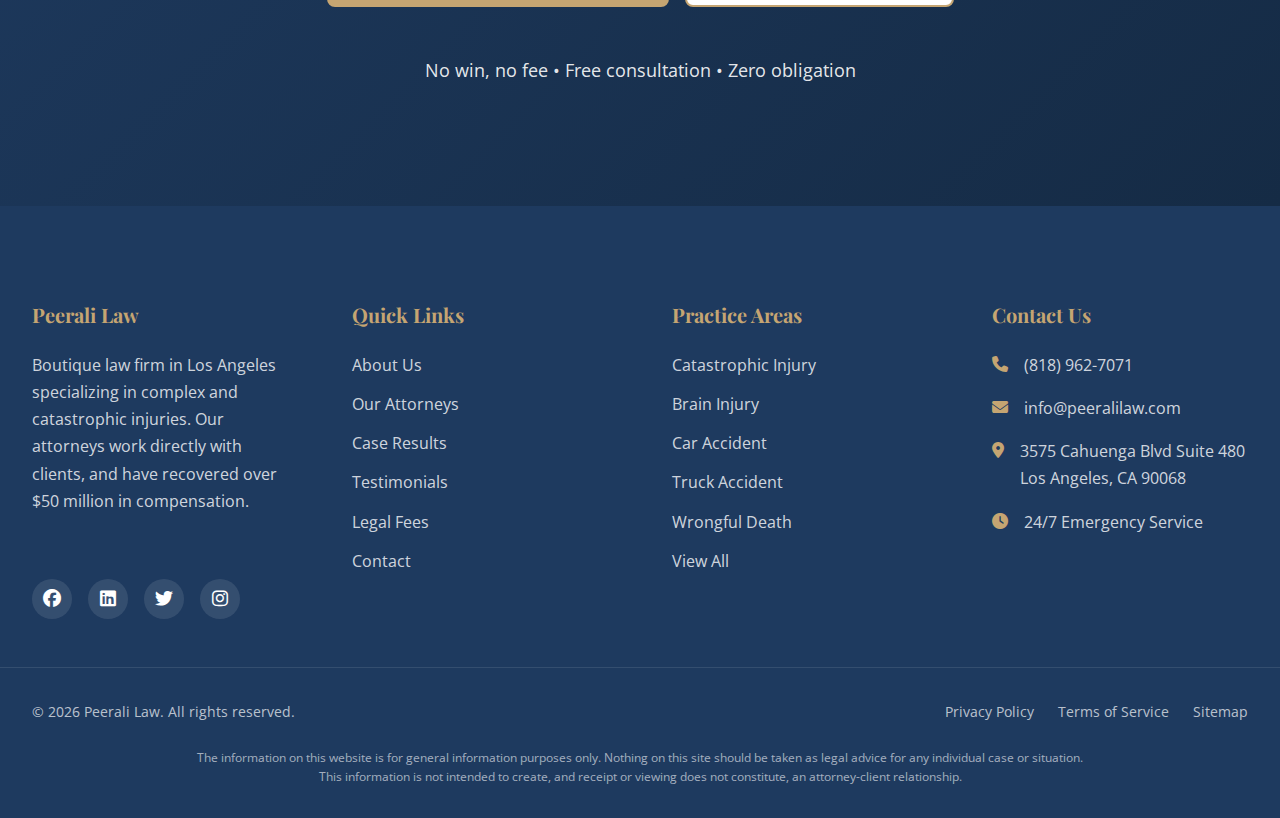
<file: practice-areas.html>
<!DOCTYPE html>
<html lang="en">
<head>
    <meta charset="UTF-8">
    <meta name="viewport" content="width=device-width, initial-scale=1.0">
    <meta name="description" content="Peerali Law Practice Areas - Catastrophic injuries, car accidents, brain injuries, wrongful death, and more. Los Angeles personal injury attorneys with $50M+ recovered.">
    <meta name="keywords" content="practice areas, personal injury lawyer, catastrophic injury, car accident attorney, wrongful death lawyer, Los Angeles">
    <title>Practice Areas | Peerali Law - Los Angeles Personal Injury Attorneys</title>

    <!-- Font Awesome -->
    <link rel="stylesheet" href="https://cdnjs.cloudflare.com/ajax/libs/font-awesome/6.4.0/css/all.min.css">

    <!-- Google Fonts -->
    <link href="https://fonts.googleapis.com/css2?family=Open+Sans:wght@400;600;700&family=Playfair+Display:wght@600;700&display=swap" rel="stylesheet">

    <!-- Navigation CSS -->
    <link rel="stylesheet" href="assets/css/navigation.css">

    <!-- Main Styles -->
    <link rel="stylesheet" href="assets/css/style.css">

    <!-- Practice Areas Animated Styles -->
    <style>
        /* Practice Areas Grid Enhancements */
        .practice-areas-grid {
            display: grid;
            grid-template-columns: 1fr;
            gap: 2rem;
            margin-top: 3rem;
        }

        @media (min-width: 768px) {
            .practice-areas-grid {
                grid-template-columns: repeat(2, 1fr);
            }
        }

        @media (min-width: 1200px) {
            .practice-areas-grid {
                grid-template-columns: repeat(3, 1fr);
            }
        }

        /* Animated Practice Card */
        .practice-area-card {
            background: var(--bg-white);
            border-radius: 1rem;
            padding: 2.5rem;
            box-shadow: 0 4px 6px rgba(0, 0, 0, 0.1);
            transition: all 0.4s cubic-bezier(0.4, 0, 0.2, 1);
            position: relative;
            overflow: hidden;
            border: 2px solid transparent;
            text-decoration: none;
            display: block;
        }

        .practice-area-card::before {
            content: '';
            position: absolute;
            top: 0;
            left: -100%;
            width: 100%;
            height: 100%;
            background: linear-gradient(90deg, transparent, rgba(197, 165, 114, 0.1), transparent);
            transition: left 0.6s ease;
        }

        .practice-area-card:hover::before {
            left: 100%;
        }

        .practice-area-card:hover {
            transform: translateY(-10px);
            box-shadow: 0 20px 40px rgba(0, 0, 0, 0.15);
            border-color: var(--accent-gold);
        }

        /* Animated Icon Container */
        .practice-icon-animated {
            width: 80px;
            height: 80px;
            background: linear-gradient(135deg, var(--primary-navy) 0%, var(--primary-navy-dark) 100%);
            border-radius: 50%;
            display: flex;
            align-items: center;
            justify-content: center;
            margin-bottom: 1.5rem;
            position: relative;
            transition: all 0.4s ease;
        }

        .practice-icon-animated::before {
            content: '';
            position: absolute;
            top: -5px;
            left: -5px;
            right: -5px;
            bottom: -5px;
            background: linear-gradient(45deg, var(--accent-gold), var(--primary-navy), var(--accent-gold));
            border-radius: 50%;
            z-index: -1;
            opacity: 0;
            transition: opacity 0.4s ease;
            animation: rotate 3s linear infinite;
        }

        @keyframes rotate {
            0% {
                transform: rotate(0deg);
            }
            100% {
                transform: rotate(360deg);
            }
        }

        .practice-area-card:hover .practice-icon-animated::before {
            opacity: 1;
        }

        .practice-icon-animated i {
            font-size: 2.5rem;
            color: var(--accent-gold);
            transition: all 0.4s ease;
            animation: float 3s ease-in-out infinite;
        }

        @keyframes float {
            0%, 100% {
                transform: translateY(0);
            }
            50% {
                transform: translateY(-8px);
            }
        }

        .practice-area-card:hover .practice-icon-animated i {
            transform: scale(1.2) rotate(10deg);
            color: white;
        }

        .practice-area-card:hover .practice-icon-animated {
            background: linear-gradient(135deg, var(--accent-gold) 0%, #d4b886 100%);
            transform: scale(1.1);
        }

        /* Practice Card Content */
        .practice-card-title {
            color: var(--primary-navy);
            font-size: 1.5rem;
            font-weight: 700;
            margin-bottom: 1rem;
            transition: color 0.3s ease;
        }

        .practice-area-card:hover .practice-card-title {
            color: var(--accent-gold);
        }

        .practice-card-description {
            color: var(--text-secondary);
            font-size: 0.9375rem;
            line-height: 1.7;
            margin-bottom: 1.5rem;
        }

        .practice-card-link {
            display: inline-flex;
            align-items: center;
            gap: 0.5rem;
            color: var(--accent-gold);
            font-weight: 600;
            font-size: 0.9375rem;
            transition: all 0.3s ease;
        }

        .practice-card-link i {
            transition: transform 0.3s ease;
        }

        .practice-area-card:hover .practice-card-link i {
            transform: translateX(5px);
        }

        /* Pulse Animation for Featured Cards */
        .featured-practice {
            animation: pulse-border 2s infinite;
        }

        @keyframes pulse-border {
            0%, 100% {
                box-shadow: 0 4px 6px rgba(0, 0, 0, 0.1);
            }
            50% {
                box-shadow: 0 0 0 4px rgba(197, 165, 114, 0.2), 0 4px 6px rgba(0, 0, 0, 0.1);
            }
        }

        /* Scroll Reveal Animations */
        .reveal-practice {
            opacity: 0;
            transform: translateY(30px);
            transition: all 0.6s ease-out;
        }

        .reveal-practice.active {
            opacity: 1;
            transform: translateY(0);
        }

        /* Stagger delay for cards */
        .reveal-practice:nth-child(1) { transition-delay: 0.1s; }
        .reveal-practice:nth-child(2) { transition-delay: 0.2s; }
        .reveal-practice:nth-child(3) { transition-delay: 0.3s; }
        .reveal-practice:nth-child(4) { transition-delay: 0.1s; }
        .reveal-practice:nth-child(5) { transition-delay: 0.2s; }
        .reveal-practice:nth-child(6) { transition-delay: 0.3s; }
        .reveal-practice:nth-child(7) { transition-delay: 0.1s; }
        .reveal-practice:nth-child(8) { transition-delay: 0.2s; }
        .reveal-practice:nth-child(9) { transition-delay: 0.3s; }
        .reveal-practice:nth-child(10) { transition-delay: 0.1s; }
        .reveal-practice:nth-child(11) { transition-delay: 0.2s; }
        .reveal-practice:nth-child(12) { transition-delay: 0.3s; }
        .reveal-practice:nth-child(13) { transition-delay: 0.1s; }
        .reveal-practice:nth-child(14) { transition-delay: 0.2s; }
        .reveal-practice:nth-child(15) { transition-delay: 0.3s; }
        .reveal-practice:nth-child(16) { transition-delay: 0.1s; }
        .reveal-practice:nth-child(17) { transition-delay: 0.2s; }

        /* Icon specific animations */
        .pulse-icon {
            animation: pulse-icon 2s ease-in-out infinite;
        }

        @keyframes pulse-icon {
            0%, 100% {
                transform: scale(1);
            }
            50% {
                transform: scale(1.05);
            }
        }

        /* Intro Section */
        .practice-intro {
            text-align: center;
            max-width: 800px;
            margin: 0 auto 4rem auto;
        }

        .practice-intro h2 {
            font-size: 2rem;
            color: var(--primary-navy);
            margin-bottom: 1rem;
        }

        .practice-intro p {
            font-size: 1.125rem;
            color: var(--text-secondary);
            line-height: 1.8;
        }

        /* Stats Banner */
        .practice-stats-banner {
            background: linear-gradient(135deg, var(--primary-navy) 0%, var(--primary-navy-dark) 100%);
            color: white;
            padding: 3rem 0;
            margin: 4rem 0;
            border-radius: 1rem;
        }

        .practice-stats-grid {
            display: grid;
            grid-template-columns: repeat(auto-fit, minmax(200px, 1fr));
            gap: 2rem;
            text-align: center;
        }

        .practice-stat-item {
            padding: 1.5rem;
        }

        .practice-stat-number {
            font-family: 'Playfair Display', serif;
            font-size: 3rem;
            font-weight: 800;
            color: var(--accent-gold);
            margin-bottom: 0.5rem;
        }

        .practice-stat-label {
            font-size: 0.9375rem;
            color: rgba(255, 255, 255, 0.9);
            text-transform: uppercase;
            letter-spacing: 1px;
        }
    </style>
</head>
<body>
    <!-- Header Navigation -->
    <header id="main-header">
        <script>
            fetch('includes/header.html')
                .then(response => response.text())
                .then(data => {
                    document.getElementById('main-header').innerHTML = data;

                    // Load navigation.js after header is inserted
                    const navScript = document.createElement('script');
                    navScript.src = 'assets/js/navigation.js';
                    document.body.appendChild(navScript);
                });
        </script>
    </header>

    <main>
        <!-- Breadcrumb Section -->
        <section class="breadcrumb-section">
            <div class="container">
                <ul class="breadcrumb-list">
                    <li class="breadcrumb-item"><a href="index.html">Home</a></li>
                    <li class="breadcrumb-item active">Practice Areas</li>
                </ul>
            </div>
        </section>

        <!-- Page Header -->
        <section class="page-header-section">
            <div class="container">
                <div class="page-header-content">
                    <h1 class="page-title">Practice Areas</h1>
                    <p class="page-subtitle">Comprehensive legal representation for personal injury cases in Los Angeles</p>
                </div>
            </div>
        </section>

        <!-- Introduction -->
        <section class="practice-areas-intro-section">
            <div class="container">
                <div class="practice-intro">
                    <h2>Specialized Legal Expertise for Every Type of Injury Case</h2>
                    <p>At Peerali Law, we focus exclusively on catastrophic and complex personal injury cases. Our attorneys bring Big-Law litigation experience to every case, ensuring you receive the aggressive representation needed to maximize your compensation.</p>
                </div>
            </div>
        </section>

        <!-- Stats Banner -->
        <section class="practice-stats-banner">
            <div class="container">
                <div class="practice-stats-grid">
                    <div class="practice-stat-item">
                        <div class="practice-stat-number">$50M+</div>
                        <div class="practice-stat-label">Recovered for Clients</div>
                    </div>
                    <div class="practice-stat-item">
                        <div class="practice-stat-number">100+</div>
                        <div class="practice-stat-label">Five-Star Reviews</div>
                    </div>
                    <div class="practice-stat-item">
                        <div class="practice-stat-number">17</div>
                        <div class="practice-stat-label">Practice Areas</div>
                    </div>
                    <div class="practice-stat-item">
                        <div class="practice-stat-number">3</div>
                        <div class="practice-stat-label">Trial Attorneys</div>
                    </div>
                </div>
            </div>
        </section>

        <!-- Practice Areas Grid -->
        <section class="practice-areas-main-section">
            <div class="container">
                <div class="practice-areas-grid">
                    <!-- Catastrophic Injuries -->
                    <a href="catastrophic-injury.html" class="practice-area-card featured-practice reveal-practice">
                        <div class="practice-icon-animated">
                            <i class="fas fa-user-injured pulse-icon"></i>
                        </div>
                        <h3 class="practice-card-title">Catastrophic Injuries</h3>
                        <p class="practice-card-description">Catastrophic injuries are those which have serious and often life-changing consequences. They usually lead to time off work, rehabilitation and, in some cases, surgery.</p>
                        <span class="practice-card-link">Learn More <i class="fas fa-arrow-right"></i></span>
                    </a>

                    <!-- Car Accidents -->
                    <a href="car-accident.html" class="practice-area-card reveal-practice">
                        <div class="practice-icon-animated">
                            <i class="fas fa-car-crash"></i>
                        </div>
                        <h3 class="practice-card-title">Car Accidents</h3>
                        <p class="practice-card-description">Have you suffered injuries following a rear-end collision, head-on crash, vehicle rollover, failure to yield, or other car accident in Los Angeles? No matter how minor your injuries, call Peerali Law for a free case review.</p>
                        <span class="practice-card-link">Learn More <i class="fas fa-arrow-right"></i></span>
                    </a>

                    <!-- Trip & Fall -->
                    <a href="trip-and-fall.html" class="practice-area-card reveal-practice">
                        <div class="practice-icon-animated">
                            <i class="fas fa-person-falling"></i>
                        </div>
                        <h3 class="practice-card-title">Trip & Fall</h3>
                        <p class="practice-card-description">If you've tripped over and injured yourself on private or commercial property, you can claim compensation to cover your rehabilitation and medical costs.</p>
                        <span class="practice-card-link">Learn More <i class="fas fa-arrow-right"></i></span>
                    </a>

                    <!-- Brain Injuries -->
                    <a href="brain-injury.html" class="practice-area-card featured-practice reveal-practice">
                        <div class="practice-icon-animated">
                            <i class="fas fa-brain"></i>
                        </div>
                        <h3 class="practice-card-title">Brain Injuries</h3>
                        <p class="practice-card-description">If you're suffered a serious brain injury following an accident, then you need a lawyer who can secure the compensation you deserve. Find out why Peerali Law is the top-rated lawyer for catastrophic injuries in Los Angeles.</p>
                        <span class="practice-card-link">Learn More <i class="fas fa-arrow-right"></i></span>
                    </a>

                    <!-- Pedestrian Accidents -->
                    <a href="pedestrian-accident.html" class="practice-area-card reveal-practice">
                        <div class="practice-icon-animated">
                            <i class="fas fa-person-walking"></i>
                        </div>
                        <h3 class="practice-card-title">Pedestrian Accidents</h3>
                        <p class="practice-card-description">If you or a loved one has suffered injuries as a pedestrian, contact Peerali Law for a free case review. We've secured over $50 million in compensation for clients in Los Angeles.</p>
                        <span class="practice-card-link">Learn More <i class="fas fa-arrow-right"></i></span>
                    </a>

                    <!-- Truck Accidents -->
                    <a href="truck-accident.html" class="practice-area-card reveal-practice">
                        <div class="practice-icon-animated">
                            <i class="fas fa-truck"></i>
                        </div>
                        <h3 class="practice-card-title">Truck Accidents</h3>
                        <p class="practice-card-description">Trucking accidents are responsible for causing severe injuries and even fatality to others on the road. But drivers are often backed by large corporations and aggressive insurance companies—which is why you need a trail-ready attorney like Peerali Law.</p>
                        <span class="practice-card-link">Learn More <i class="fas fa-arrow-right"></i></span>
                    </a>

                    <!-- Wrongful Death -->
                    <a href="wrongful-death.html" class="practice-area-card featured-practice reveal-practice">
                        <div class="practice-icon-animated">
                            <i class="fas fa-heart-broken"></i>
                        </div>
                        <h3 class="practice-card-title">Wrongful Death</h3>
                        <p class="practice-card-description">Wrongful death cases are tragic, difficult and need specialized legal skills to handle complex compensation claim. The personal injury attorneys at Peerali Law help families seek justice for the loss of loved one with care and fierce representation.</p>
                        <span class="practice-card-link">Learn More <i class="fas fa-arrow-right"></i></span>
                    </a>

                    <!-- Motorcycle Accidents -->
                    <a href="motorcycle-accident.html" class="practice-area-card reveal-practice">
                        <div class="practice-icon-animated">
                            <i class="fas fa-motorcycle"></i>
                        </div>
                        <h3 class="practice-card-title">Motorcycle Accidents</h3>
                        <p class="practice-card-description">Whether you've been injured while riding a motorcycle in Los Angeles, or you've been hit by a motorbike, we can help. At Peerali Law, our personal injury attorneys are skilled and experienced at proving liability even in complex accident cases.</p>
                        <span class="practice-card-link">Learn More <i class="fas fa-arrow-right"></i></span>
                    </a>

                    <!-- Sexual Abuse -->
                    <a href="sexual-abuse.html" class="practice-area-card reveal-practice">
                        <div class="practice-icon-animated">
                            <i class="fas fa-shield-halved"></i>
                        </div>
                        <h3 class="practice-card-title">Sexual Abuse</h3>
                        <p class="practice-card-description">Sexual abuse and assault are undoubtedly atrocious offenses. At Peerali Law, our injury attorneys advocate on behalf of victims to help them seek not only justice, but a sense of peace on their journey to heal and recover.</p>
                        <span class="practice-card-link">Learn More <i class="fas fa-arrow-right"></i></span>
                    </a>

                    <!-- Amputation Injuries -->
                    <a href="amputation-injury.html" class="practice-area-card reveal-practice">
                        <div class="practice-icon-animated">
                            <i class="fas fa-hand-holding-medical"></i>
                        </div>
                        <h3 class="practice-card-title">Amputation Injuries</h3>
                        <p class="practice-card-description">Amputation injuries are a form of catastrophic injury, which lead to life-changing consequences and often the inability to return to work in the same capacity. Find out why Peerali Law are the top-rated law firm in Los Angeles for catastrophic injuries of this nature.</p>
                        <span class="practice-card-link">Learn More <i class="fas fa-arrow-right"></i></span>
                    </a>

                    <!-- Bus Accidents -->
                    <a href="bus-accident.html" class="practice-area-card reveal-practice">
                        <div class="practice-icon-animated">
                            <i class="fas fa-bus"></i>
                        </div>
                        <h3 class="practice-card-title">Bus Accidents</h3>
                        <p class="practice-card-description">Bus accidents often lead to serious injuries, due to the size and force of the vehicle. Whether you've been injured by a bus, or were traveling in a transport vehicle when you sustained injuries, call Peerali Law for a free case review.</p>
                        <span class="practice-card-link">Learn More <i class="fas fa-arrow-right"></i></span>
                    </a>

                    <!-- Funeral Home Negligence -->
                    <a href="funeral-home-negligence.html" class="practice-area-card reveal-practice">
                        <div class="practice-icon-animated">
                            <i class="fas fa-hands-praying"></i>
                        </div>
                        <h3 class="practice-card-title">Funeral Home Negligence</h3>
                        <p class="practice-card-description">Funeral homes have a duty of care to offer support, comfort and respect to families of a loved one who has passed away. But when undue suffering is caused, Peerali Law can help you pursue damages against the company.</p>
                        <span class="practice-card-link">Learn More <i class="fas fa-arrow-right"></i></span>
                    </a>

                    <!-- Paralysis Injuries -->
                    <a href="paralysis-injury.html" class="practice-area-card featured-practice reveal-practice">
                        <div class="practice-icon-animated">
                            <i class="fas fa-wheelchair pulse-icon"></i>
                        </div>
                        <h3 class="practice-card-title">Paralysis Injuries</h3>
                        <p class="practice-card-description">Paralysis injuries are a form of catastrophic injury, which have life-altering consequences and usually mean the victim cannot return to work in the same capacity. Find out why Peerali Law are the top-rated law firm in Los Angeles for catastrophic & complex injuries of this nature.</p>
                        <span class="practice-card-link">Learn More <i class="fas fa-arrow-right"></i></span>
                    </a>

                    <!-- Rear-end Accident -->
                    <a href="rear-end-accident.html" class="practice-area-card reveal-practice">
                        <div class="practice-icon-animated">
                            <i class="fas fa-car-burst"></i>
                        </div>
                        <h3 class="practice-card-title">Rear-end Accident</h3>
                        <p class="practice-card-description">Rear-end collisions are one of the most common types of car accident in Los Angeles. Even if your injuries and property damage is minor, call Peerali Law for a free case review.</p>
                        <span class="practice-card-link">Learn More <i class="fas fa-arrow-right"></i></span>
                    </a>

                    <!-- Spinal Injuries -->
                    <a href="spinal-injury.html" class="practice-area-card featured-practice reveal-practice">
                        <div class="practice-icon-animated">
                            <i class="fas fa-spine pulse-icon"></i>
                        </div>
                        <h3 class="practice-card-title">Spinal Injuries</h3>
                        <p class="practice-card-description">Spinal injuries and spinal cord injuries are a form of catastrophic injury. They often require surgery, rehabilitation, and the inability to return to work in the same capacity. Find out why Peerali Law is the top-rated lawyer in Los Angeles for complex and catastrophic injuries of this nature.</p>
                        <span class="practice-card-link">Learn More <i class="fas fa-arrow-right"></i></span>
                    </a>

                    <!-- Rideshare Accidents -->
                    <a href="rideshare-accident.html" class="practice-area-card reveal-practice">
                        <div class="practice-icon-animated">
                            <i class="fas fa-car-side"></i>
                        </div>
                        <h3 class="practice-card-title">Rideshare Accidents</h3>
                        <p class="practice-card-description">With millions of rideshare vehicles on Los Angeles roads, it's common to for accidents to involve them. However, as Uber and Lyft are backed with powerful insurance teams you need a trial-ready lawyer like Peerali Law to secure the justice you deserve.</p>
                        <span class="practice-card-link">Learn More <i class="fas fa-arrow-right"></i></span>
                    </a>

                    <!-- Tesla Accidents -->
                    <a href="tesla-accident.html" class="practice-area-card reveal-practice">
                        <div class="practice-icon-animated">
                            <i class="fas fa-bolt"></i>
                        </div>
                        <h3 class="practice-card-title">Tesla Accidents</h3>
                        <p class="practice-card-description">Electric vehicles are more and more involved in accidents that cause injuries in Los Angeles. Peerali Law is experienced in securing compensation for victims of these kinds of accidents, and can help you secure a result quickly.</p>
                        <span class="practice-card-link">Learn More <i class="fas fa-arrow-right"></i></span>
                    </a>
                </div>
            </div>
        </section>

        <!-- CTA Section -->
        <section class="cta-section-alt">
            <div class="container">
                <div class="cta-content-center">
                    <h2>Not Sure Which Practice Area Applies to Your Case?</h2>
                    <p>Every injury case is unique. Contact us for a free consultation, and we'll help you understand your legal options and the best path forward for your situation.</p>
                    <div class="cta-buttons">
                        <a href="contact.html#contact-form" class="btn btn-primary btn-large">
                            <i class="fas fa-calendar-alt"></i> Schedule Free Consultation
                        </a>
                        <a href="tel:+18189627071" class="btn btn-secondary btn-large">
                            <i class="fas fa-phone"></i> Call (818) 962-7071
                        </a>
                    </div>
                    <p class="cta-note">No win, no fee • Free consultation • Zero obligation</p>
                </div>
            </div>
        </section>
    </main>

    <!-- Footer -->
    <div id="footer-container"></div>

    <!-- Load Footer -->
    <script>
        fetch('includes/footer.html')
            .then(response => response.text())
            .then(data => {
                document.getElementById('footer-container').innerHTML = data;
            })
            .catch(error => console.error('Error loading footer:', error));
    </script>

    <!-- Navigation JavaScript loaded after header insertion -->

    <!-- Scroll Reveal Animation -->
    <script>
        function revealPracticeCards() {
            const cards = document.querySelectorAll('.reveal-practice');
            const windowHeight = window.innerHeight;
            const revealPoint = 100;

            cards.forEach(card => {
                const cardTop = card.getBoundingClientRect().top;

                if (cardTop < windowHeight - revealPoint) {
                    card.classList.add('active');
                }
            });
        }

        // Run on load and scroll
        window.addEventListener('scroll', revealPracticeCards);
        window.addEventListener('load', revealPracticeCards);

        // Initial reveal
        revealPracticeCards();
    </script>
</body>
</html>
</file>
<file: assets/css/navigation.css>
/*! ============================================
 * PEERALI LAW - NAVIGATION STYLES
 * Professional law firm navigation system
 * Mobile-first responsive design
 * ============================================ */

/* ============================================
   CSS VARIABLES (DESIGN TOKENS)
   ============================================ */
:root {
    /* Colors - Professional Law Firm Palette */
    --primary-navy: #1e3a5f;
    --primary-navy-dark: #152b45;
    --accent-gold: #c5a572;
    --accent-gold-dark: #b39560;

    --text-primary: #1a1a1a;
    --text-secondary: #4a5568;
    --text-light: #718096;
    --text-white: #ffffff;

    --bg-white: #ffffff;
    --bg-light: #f7fafc;
    --bg-overlay: rgba(0, 0, 0, 0.8);

    --border-color: #e2e8f0;
    --shadow-sm: 0 1px 3px rgba(0, 0, 0, 0.1);
    --shadow-md: 0 4px 6px rgba(0, 0, 0, 0.1);
    --shadow-lg: 0 10px 25px rgba(0, 0, 0, 0.15);

    /* Typography */
    --font-primary: 'Open Sans', -apple-system, BlinkMacSystemFont, 'Segoe UI', sans-serif;
    --font-heading: 'Playfair Display', Georgia, serif;

    /* Spacing */
    --spacing-xs: 0.25rem;
    --spacing-sm: 0.5rem;
    --spacing-md: 1rem;
    --spacing-lg: 1.5rem;
    --spacing-xl: 2rem;
    --spacing-2xl: 3rem;

    /* Transitions */
    --transition-fast: 0.2s ease;
    --transition-base: 0.3s ease;
    --transition-slow: 0.4s ease;

    /* Z-index layers */
    --z-header: 1000;
    --z-dropdown: 1010;
    --z-mobile-menu: 1100;
    --z-overlay: 1090;
    --z-search: 1200;
}

/* ============================================
   RESET & BASE STYLES
   ============================================ */
* {
    margin: 0;
    padding: 0;
    box-sizing: border-box;
}

body {
    font-family: var(--font-primary);
    color: var(--text-primary);
    line-height: 1.6;
    overflow-x: hidden;
}

/* Prevent body scroll when menu is open */
body.menu-open,
body.search-open {
    overflow: hidden;
}

a {
    text-decoration: none;
    color: inherit;
    transition: color var(--transition-base);
}

ul {
    list-style: none;
}

button {
    font-family: inherit;
    cursor: pointer;
    border: none;
    background: none;
    transition: all var(--transition-base);
}

img {
    max-width: 100%;
    height: auto;
    display: block;
}

/* Container */
.container {
    width: 100%;
    max-width: 1280px;
    margin: 0 auto;
    padding: 0 1rem;
}

@media (min-width: 768px) {
    .container {
        padding: 0 2rem;
    }
}

/* ============================================
   TOP BAR
   ============================================ */
.top-bar {
    background: var(--primary-navy);
    color: var(--text-white);
    padding: 0.5rem 0;
    font-size: 0.875rem;
    display: none; /* Hidden on mobile */
}

@media (min-width: 768px) {
    .top-bar {
        display: block;
    }
}

.top-bar-content {
    display: flex;
    justify-content: space-between;
    align-items: center;
    flex-wrap: wrap;
    gap: 1rem;
}

.top-bar-left,
.top-bar-right {
    display: flex;
    align-items: center;
    gap: 1.5rem;
}

.top-bar-link,
.top-bar-text {
    display: flex;
    align-items: center;
    gap: 0.5rem;
    color: var(--text-white);
    opacity: 0.9;
    transition: opacity var(--transition-base);
}

.top-bar-link:hover {
    opacity: 1;
    color: var(--accent-gold);
}

.top-bar-link i,
.top-bar-text i {
    font-size: 0.875rem;
}

/* ============================================
   MAIN HEADER
   ============================================ */
.site-header {
    position: sticky;
    top: 0;
    left: 0;
    width: 100%;
    background: var(--bg-white);
    box-shadow: var(--shadow-sm);
    z-index: var(--z-header);
    transition: all var(--transition-base);
}

/* Scrolled state */
.site-header.scrolled {
    background: var(--bg-white);
    box-shadow: var(--shadow-md);
}

.header-content {
    display: flex;
    justify-content: space-between;
    align-items: center;
    padding: 1rem 0;
    gap: 2rem;
}

@media (min-width: 1024px) {
    .header-content {
        padding: 1.25rem 0;
    }
}

/* ============================================
   LOGO
   ============================================ */
.site-logo a {
    display: flex;
    align-items: center;
    gap: 0.75rem;
}

.logo-img {
    height: 45px;
    width: auto;
}

@media (min-width: 1024px) {
    .logo-img {
        height: 55px;
    }
}

.logo-text {
    font-family: var(--font-heading);
    font-size: 1.5rem;
    font-weight: 700;
    color: var(--primary-navy);
    display: none; /* Show if no logo image */
}

.logo-text-main {
    font-family: var(--font-heading);
    font-size: 1.75rem;
    font-weight: 800;
    color: var(--primary-navy);
    letter-spacing: 0.5px;
    transition: color var(--transition-base);
}

.logo-text-main:hover {
    color: var(--accent-gold);
}

/* ============================================
   DESKTOP NAVIGATION
   ============================================ */
.main-navigation {
    display: none; /* Hidden on mobile */
}

@media (min-width: 1024px) {
    .main-navigation {
        display: block;
        flex: 1;
    }
}

.nav-menu {
    display: flex;
    align-items: center;
    justify-content: center;
    gap: 0.25rem;
}

.nav-item {
    position: relative;
}

.nav-link {
    display: flex;
    align-items: center;
    gap: 0.35rem;
    padding: 0.75rem 1.25rem;
    font-size: 0.9375rem;
    font-weight: 600;
    color: var(--text-primary);
    white-space: nowrap;
    border-radius: 0.25rem;
    transition: all var(--transition-base);
}

.nav-link:hover {
    color: var(--primary-navy);
    background: var(--bg-light);
}

/* Active page */
.nav-link.active {
    color: var(--primary-navy);
    background: var(--bg-light);
}

/* CTA Link */
.nav-link-cta {
    background: var(--accent-gold);
    color: var(--text-white);
    margin-left: 0.5rem;
}

.nav-link-cta:hover {
    background: var(--accent-gold-dark);
    color: var(--text-white);
}

.dropdown-icon {
    font-size: 0.75rem;
    transition: transform var(--transition-base);
}

.has-dropdown:hover .dropdown-icon {
    transform: rotate(180deg);
}

/* ============================================
   DROPDOWN MENU
   ============================================ */
.dropdown-menu {
    position: absolute;
    top: 100%;
    left: 0;
    min-width: 220px;
    background: var(--bg-white);
    border-radius: 0.5rem;
    box-shadow: var(--shadow-lg);
    padding: 0.5rem 0;
    margin-top: 0.5rem;
    opacity: 0;
    visibility: hidden;
    transform: translateY(-10px);
    transition: all var(--transition-base);
    z-index: var(--z-dropdown);
}

.has-dropdown:hover .dropdown-menu,
.has-dropdown.dropdown-active .dropdown-menu {
    opacity: 1;
    visibility: visible;
    transform: translateY(0);
}

.dropdown-link {
    display: block;
    padding: 0.75rem 1.25rem;
    font-size: 0.9375rem;
    color: var(--text-secondary);
    transition: all var(--transition-fast);
}

.dropdown-link:hover {
    color: var(--primary-navy);
    background: var(--bg-light);
    padding-left: 1.5rem;
}

.dropdown-link.active {
    color: var(--primary-navy);
    font-weight: 600;
    background: var(--bg-light);
}

/* ============================================
   MEGA MENU
   ============================================ */
.mega-menu {
    position: absolute;
    top: 100%;
    left: 50%;
    transform: translateX(-50%) translateY(-10px);
    min-width: 700px;
    background: var(--bg-white);
    border-radius: 0.5rem;
    box-shadow: var(--shadow-lg);
    padding: 2rem;
    margin-top: 0.5rem;
    opacity: 0;
    visibility: hidden;
    transition: all var(--transition-base);
    z-index: var(--z-dropdown);
}

.has-mega-menu:hover .mega-menu,
.has-mega-menu.dropdown-active .mega-menu {
    opacity: 1;
    visibility: visible;
    transform: translateX(-50%) translateY(0);
}

.mega-menu-content {
    display: grid;
    grid-template-columns: repeat(3, 1fr);
    gap: 2rem;
}

.mega-menu-column {
    display: flex;
    flex-direction: column;
}

.mega-menu-title {
    font-family: var(--font-heading);
    font-size: 1.125rem;
    font-weight: 600;
    color: var(--primary-navy);
    margin-bottom: 1rem;
    padding-bottom: 0.5rem;
    border-bottom: 2px solid var(--accent-gold);
}

.mega-menu-column ul {
    display: flex;
    flex-direction: column;
    gap: 0.25rem;
}

.mega-menu-link {
    display: block;
    padding: 0.5rem 0.75rem;
    font-size: 0.9375rem;
    color: var(--text-secondary);
    border-radius: 0.25rem;
    transition: all var(--transition-fast);
}

.mega-menu-link:hover {
    color: var(--primary-navy);
    background: var(--bg-light);
    padding-left: 1rem;
}

.mega-menu-link.active {
    color: var(--primary-navy);
    font-weight: 600;
    background: var(--bg-light);
}

/* Mega Menu CTA Column */
.mega-menu-cta {
    background: linear-gradient(135deg, var(--primary-navy) 0%, var(--primary-navy-dark) 100%);
    border-radius: 0.5rem;
    padding: 1.5rem;
    color: var(--text-white);
}

.mega-menu-cta .mega-menu-title {
    color: var(--accent-gold);
    border-bottom-color: var(--accent-gold);
}

.mega-menu-cta p {
    margin-bottom: 1.5rem;
    opacity: 0.9;
}

.btn {
    display: inline-block;
    padding: 0.75rem 1.5rem;
    font-weight: 600;
    text-align: center;
    border-radius: 0.375rem;
    transition: all var(--transition-base);
}

.btn-primary {
    background: var(--accent-gold);
    color: var(--text-white);
}

.btn-primary:hover {
    background: var(--accent-gold-dark);
    transform: translateY(-2px);
    box-shadow: var(--shadow-md);
}

/* ============================================
   HEADER ACTIONS
   ============================================ */
.header-actions {
    display: flex;
    align-items: center;
    gap: 1rem;
}

/* Language Switcher */
.language-switcher {
    display: flex;
    gap: 0.5rem;
    padding: 0.25rem;
    background: var(--bg-light);
    border-radius: 0.375rem;
}

.lang-btn {
    padding: 0.375rem 0.5rem;
    border-radius: 0.25rem;
    opacity: 0.6;
    transition: all var(--transition-base);
}

.lang-btn:hover {
    opacity: 1;
    background: var(--bg-white);
}

.lang-btn.active {
    opacity: 1;
    background: var(--bg-white);
    box-shadow: var(--shadow-sm);
}

.flag-icon {
    width: 24px;
    height: 16px;
    object-fit: cover;
    border-radius: 2px;
}

/* Search Button */
.search-toggle {
    padding: 0.625rem;
    font-size: 1.125rem;
    color: var(--text-secondary);
    border-radius: 0.375rem;
    transition: all var(--transition-base);
}

.search-toggle:hover {
    color: var(--primary-navy);
    background: var(--bg-light);
}

/* Mobile Menu Toggle */
.mobile-menu-toggle {
    display: flex;
    flex-direction: column;
    gap: 0.25rem;
    padding: 0.5rem;
    border-radius: 0.375rem;
    transition: all var(--transition-base);
}

@media (min-width: 1024px) {
    .mobile-menu-toggle {
        display: none;
    }
}

.mobile-menu-toggle:hover {
    background: var(--bg-light);
}

.hamburger-line {
    display: block;
    width: 24px;
    height: 2px;
    background: var(--primary-navy);
    border-radius: 2px;
    transition: all var(--transition-base);
}

.mobile-menu-toggle.active .hamburger-line:nth-child(1) {
    transform: rotate(45deg) translateY(8px);
}

.mobile-menu-toggle.active .hamburger-line:nth-child(2) {
    opacity: 0;
}

.mobile-menu-toggle.active .hamburger-line:nth-child(3) {
    transform: rotate(-45deg) translateY(-8px);
}

/* ============================================
   MOBILE MENU
   ============================================ */
.mobile-menu-overlay {
    position: fixed;
    top: 0;
    left: 0;
    width: 100%;
    height: 100%;
    background: var(--bg-overlay);
    opacity: 0;
    visibility: hidden;
    transition: all var(--transition-base);
    z-index: var(--z-overlay);
}

.mobile-menu-overlay.active {
    opacity: 1;
    visibility: visible;
}

.mobile-menu {
    position: fixed;
    top: 0;
    right: 0;
    width: 100%;
    max-width: 400px;
    height: 100%;
    background: var(--bg-white);
    transform: translateX(100%);
    transition: transform var(--transition-base);
    z-index: var(--z-mobile-menu);
    overflow-y: auto;
    box-shadow: var(--shadow-lg);
}

@media (max-width: 480px) {
    .mobile-menu {
        max-width: 100%;
    }
}

.mobile-menu.active {
    transform: translateX(0);
}

/* Mobile Menu Header */
.mobile-menu-header {
    display: flex;
    justify-content: space-between;
    align-items: center;
    padding: 1.5rem;
    border-bottom: 1px solid var(--border-color);
}

.mobile-logo {
    display: flex;
    align-items: center;
    gap: 0.75rem;
}

.mobile-logo .logo-img {
    height: 40px;
}

.mobile-logo .logo-text {
    font-family: var(--font-heading);
    font-size: 1.25rem;
    font-weight: 700;
    color: var(--primary-navy);
}

.mobile-logo .logo-text-main {
    font-family: var(--font-heading);
    font-size: 1.5rem;
    font-weight: 800;
    color: var(--primary-navy);
    letter-spacing: 0.5px;
}

.mobile-menu-close {
    padding: 0.5rem;
    font-size: 1.5rem;
    color: var(--text-secondary);
    border-radius: 0.375rem;
    transition: all var(--transition-base);
}

.mobile-menu-close:hover {
    color: var(--primary-navy);
    background: var(--bg-light);
}

/* Mobile Navigation */
.mobile-navigation {
    padding: 1rem 0;
}

.mobile-nav-menu {
    display: flex;
    flex-direction: column;
}

.mobile-nav-item {
    border-bottom: 1px solid var(--border-color);
}

.mobile-nav-link {
    display: flex;
    justify-content: space-between;
    align-items: center;
    padding: 1rem 1.5rem;
    font-size: 1rem;
    font-weight: 600;
    color: var(--text-primary);
    transition: all var(--transition-base);
}

.mobile-nav-link:hover,
.mobile-nav-link.active {
    color: var(--primary-navy);
    background: var(--bg-light);
}

.mobile-dropdown-icon {
    font-size: 0.875rem;
    transition: transform var(--transition-base);
}

.mobile-dropdown-toggle.active .mobile-dropdown-icon {
    transform: rotate(180deg);
}

/* Mobile Dropdown Menu */
.mobile-dropdown-menu {
    max-height: 0;
    overflow: hidden;
    background: var(--bg-light);
    transition: max-height var(--transition-base);
}

.mobile-dropdown-menu.active {
    max-height: 1000px; /* Adjust based on content */
}

.mobile-dropdown-link {
    display: block;
    padding: 0.875rem 1.5rem 0.875rem 2.5rem;
    font-size: 0.9375rem;
    color: var(--text-secondary);
    transition: all var(--transition-fast);
}

.mobile-dropdown-link:hover,
.mobile-dropdown-link.active {
    color: var(--primary-navy);
    background: var(--bg-white);
}

.mobile-dropdown-link-all {
    font-weight: 600;
    color: var(--accent-gold);
}

/* Mobile Menu Footer */
.mobile-menu-footer {
    padding: 1.5rem;
    border-top: 1px solid var(--border-color);
}

.mobile-cta-btn {
    display: flex;
    align-items: center;
    justify-content: center;
    gap: 0.75rem;
    width: 100%;
    padding: 1rem;
    font-size: 1rem;
    font-weight: 600;
    color: var(--text-white);
    background: var(--accent-gold);
    border-radius: 0.5rem;
    margin-bottom: 1rem;
    transition: all var(--transition-base);
}

.mobile-cta-btn:hover {
    background: var(--accent-gold-dark);
    transform: translateY(-2px);
    box-shadow: var(--shadow-md);
}

.mobile-language-switcher {
    display: grid;
    grid-template-columns: 1fr 1fr;
    gap: 0.75rem;
}

.mobile-lang-btn {
    display: flex;
    align-items: center;
    justify-content: center;
    gap: 0.5rem;
    padding: 0.75rem;
    font-size: 0.9375rem;
    font-weight: 600;
    color: var(--text-secondary);
    background: var(--bg-light);
    border-radius: 0.375rem;
    transition: all var(--transition-base);
}

.mobile-lang-btn img {
    width: 24px;
    height: 16px;
    object-fit: cover;
    border-radius: 2px;
}

.mobile-lang-btn:hover,
.mobile-lang-btn.active {
    color: var(--primary-navy);
    background: var(--bg-white);
    box-shadow: var(--shadow-sm);
}

/* ============================================
   SEARCH OVERLAY
   ============================================ */
.search-overlay {
    position: fixed;
    top: 0;
    left: 0;
    width: 100%;
    height: 100%;
    background: var(--bg-overlay);
    backdrop-filter: blur(5px);
    display: flex;
    align-items: center;
    justify-content: center;
    opacity: 0;
    visibility: hidden;
    transition: all var(--transition-base);
    z-index: var(--z-search);
}

.search-overlay.active {
    opacity: 1;
    visibility: visible;
}

.search-overlay-content {
    position: relative;
    width: 100%;
    max-width: 700px;
    padding: 2rem;
}

.search-close {
    position: absolute;
    top: 0;
    right: 0;
    padding: 1rem;
    font-size: 2rem;
    color: var(--text-white);
    opacity: 0.8;
    transition: all var(--transition-base);
}

.search-close:hover {
    opacity: 1;
    transform: rotate(90deg);
}

.search-box {
    background: var(--bg-white);
    border-radius: 1rem;
    padding: 2.5rem;
    box-shadow: var(--shadow-lg);
}

@media (max-width: 640px) {
    .search-box {
        padding: 2rem 1.5rem;
    }
}

.search-title {
    font-family: var(--font-heading);
    font-size: 2rem;
    font-weight: 700;
    color: var(--primary-navy);
    margin-bottom: 1.5rem;
    text-align: center;
}

@media (max-width: 640px) {
    .search-title {
        font-size: 1.5rem;
    }
}

.search-form {
    margin-bottom: 2rem;
}

.search-input-group {
    display: flex;
    gap: 0.5rem;
}

.search-input {
    flex: 1;
    padding: 1rem 1.5rem;
    font-size: 1.125rem;
    font-family: var(--font-primary);
    color: var(--text-primary);
    background: var(--bg-light);
    border: 2px solid transparent;
    border-radius: 0.5rem;
    transition: all var(--transition-base);
}

.search-input:focus {
    outline: none;
    border-color: var(--accent-gold);
    background: var(--bg-white);
}

.search-submit {
    padding: 1rem 1.5rem;
    font-size: 1.25rem;
    color: var(--text-white);
    background: var(--accent-gold);
    border-radius: 0.5rem;
    transition: all var(--transition-base);
}

.search-submit:hover {
    background: var(--accent-gold-dark);
    transform: scale(1.05);
}

/* Search Suggestions */
.search-suggestions {
    text-align: center;
}

.search-suggestions-title {
    font-size: 0.875rem;
    font-weight: 600;
    color: var(--text-secondary);
    margin-bottom: 0.75rem;
}

.search-tags {
    display: flex;
    flex-wrap: wrap;
    gap: 0.5rem;
    justify-content: center;
}

.search-tag {
    padding: 0.5rem 1rem;
    font-size: 0.875rem;
    font-weight: 600;
    color: var(--primary-navy);
    background: var(--bg-light);
    border-radius: 2rem;
    transition: all var(--transition-base);
}

.search-tag:hover {
    color: var(--text-white);
    background: var(--primary-navy);
}

/* ============================================
   ANIMATIONS
   ============================================ */
@keyframes slideInRight {
    from {
        transform: translateX(100%);
    }
    to {
        transform: translateX(0);
    }
}

@keyframes slideOutRight {
    from {
        transform: translateX(0);
    }
    to {
        transform: translateX(100%);
    }
}

@keyframes fadeIn {
    from {
        opacity: 0;
    }
    to {
        opacity: 1;
    }
}

@keyframes fadeOut {
    from {
        opacity: 1;
    }
    to {
        opacity: 0;
    }
}

/* ============================================
   ACCESSIBILITY
   ============================================ */
/* Focus states for keyboard navigation */
a:focus-visible,
button:focus-visible,
input:focus-visible {
    outline: 2px solid var(--accent-gold);
    outline-offset: 2px;
}

/* Skip to content link for screen readers */
.skip-to-content {
    position: absolute;
    top: -100px;
    left: 0;
    background: var(--primary-navy);
    color: var(--text-white);
    padding: 0.75rem 1.5rem;
    text-decoration: none;
    z-index: 9999;
}

.skip-to-content:focus {
    top: 0;
}

/* Reduce motion for users who prefer it */
@media (prefers-reduced-motion: reduce) {
    *,
    *::before,
    *::after {
        animation-duration: 0.01ms !important;
        animation-iteration-count: 1 !important;
        transition-duration: 0.01ms !important;
    }
}

/* ============================================
   PRINT STYLES
   ============================================ */
@media print {
    .site-header,
    .mobile-menu,
    .search-overlay,
    .top-bar {
        display: none;
    }
}
</file>
